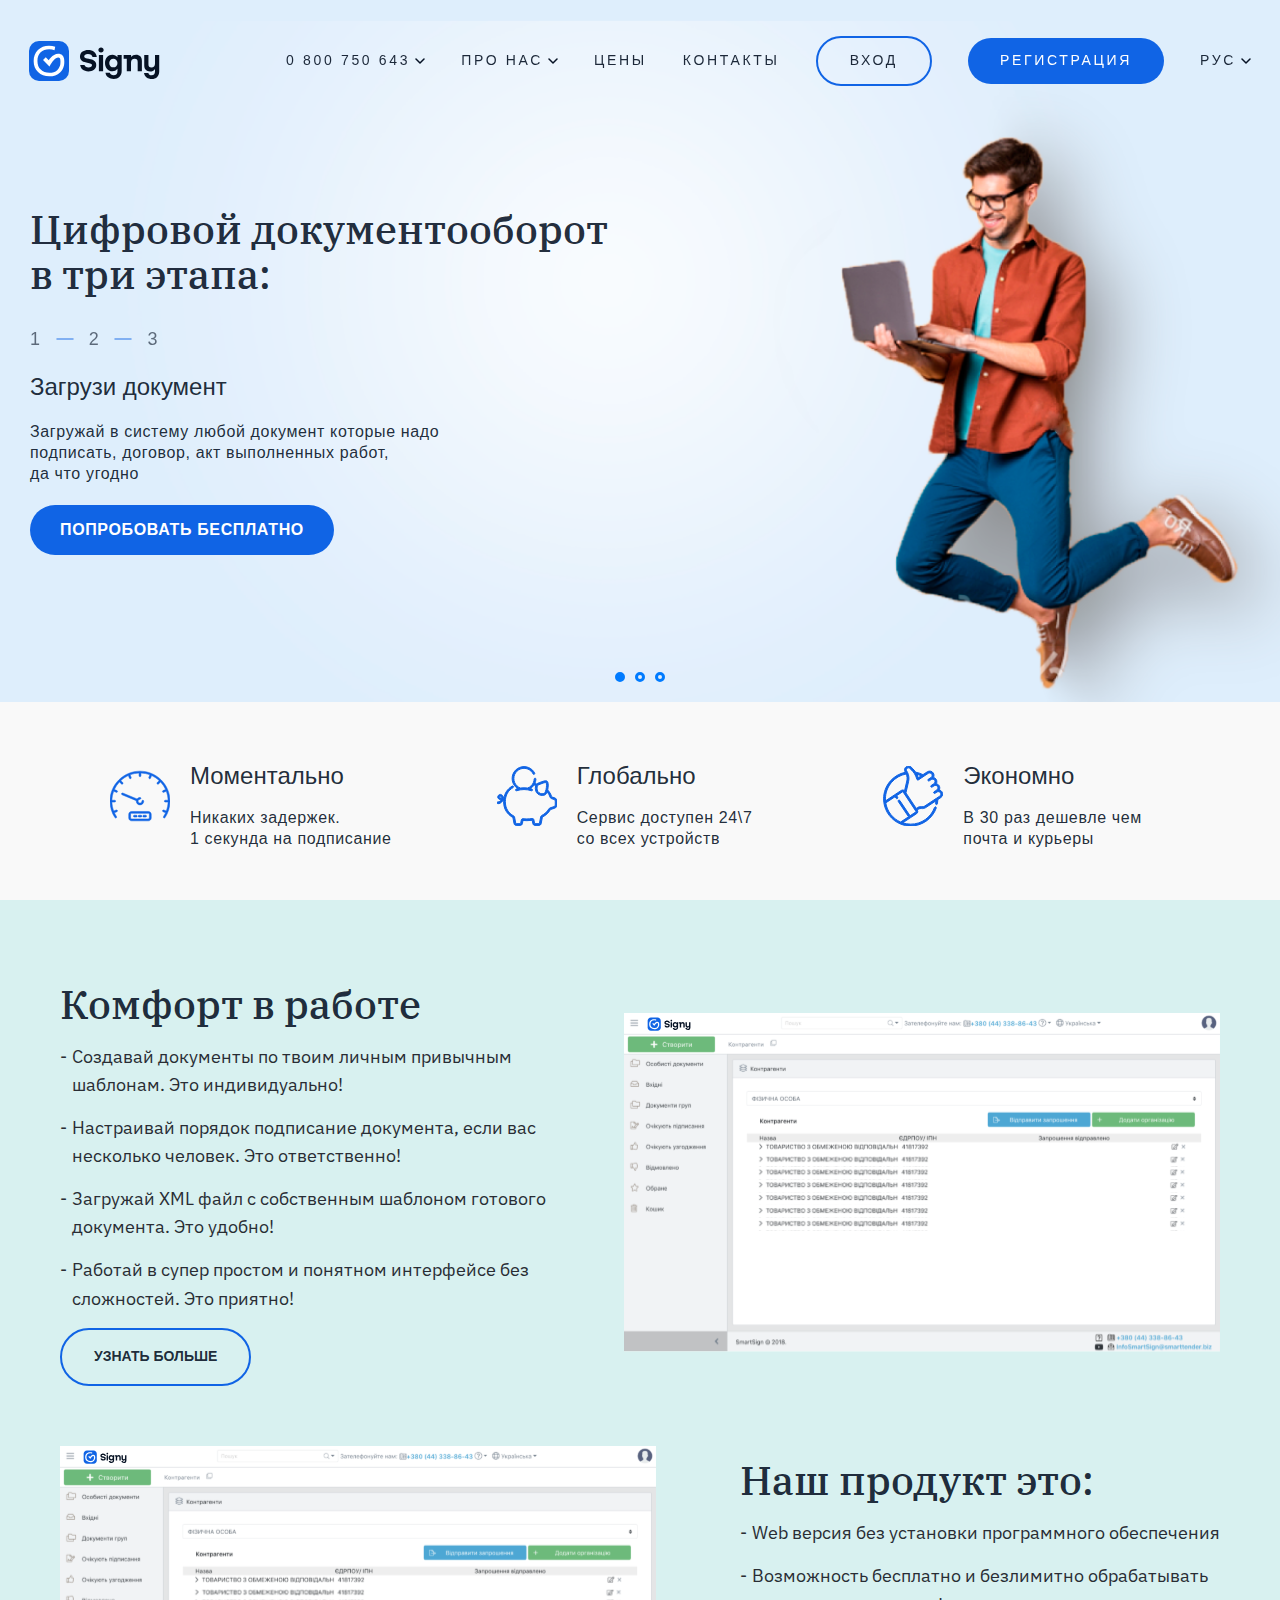
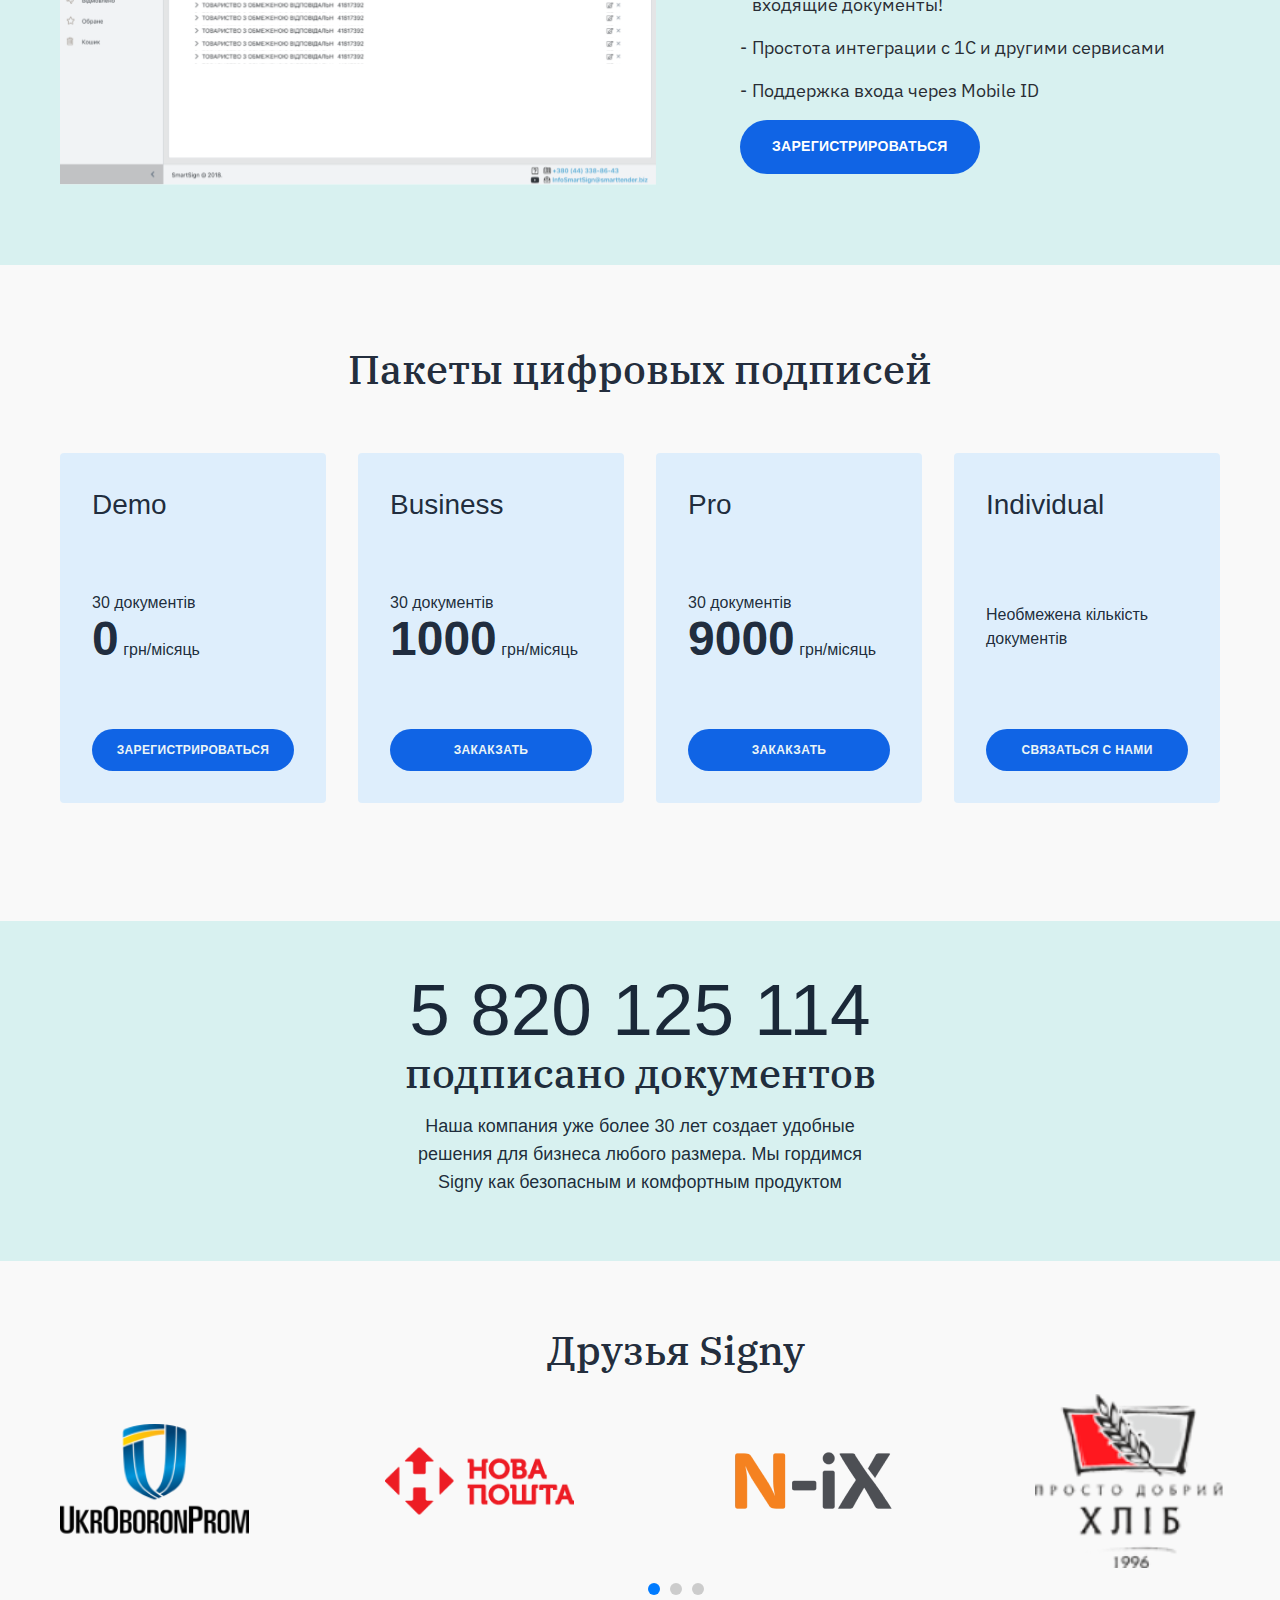
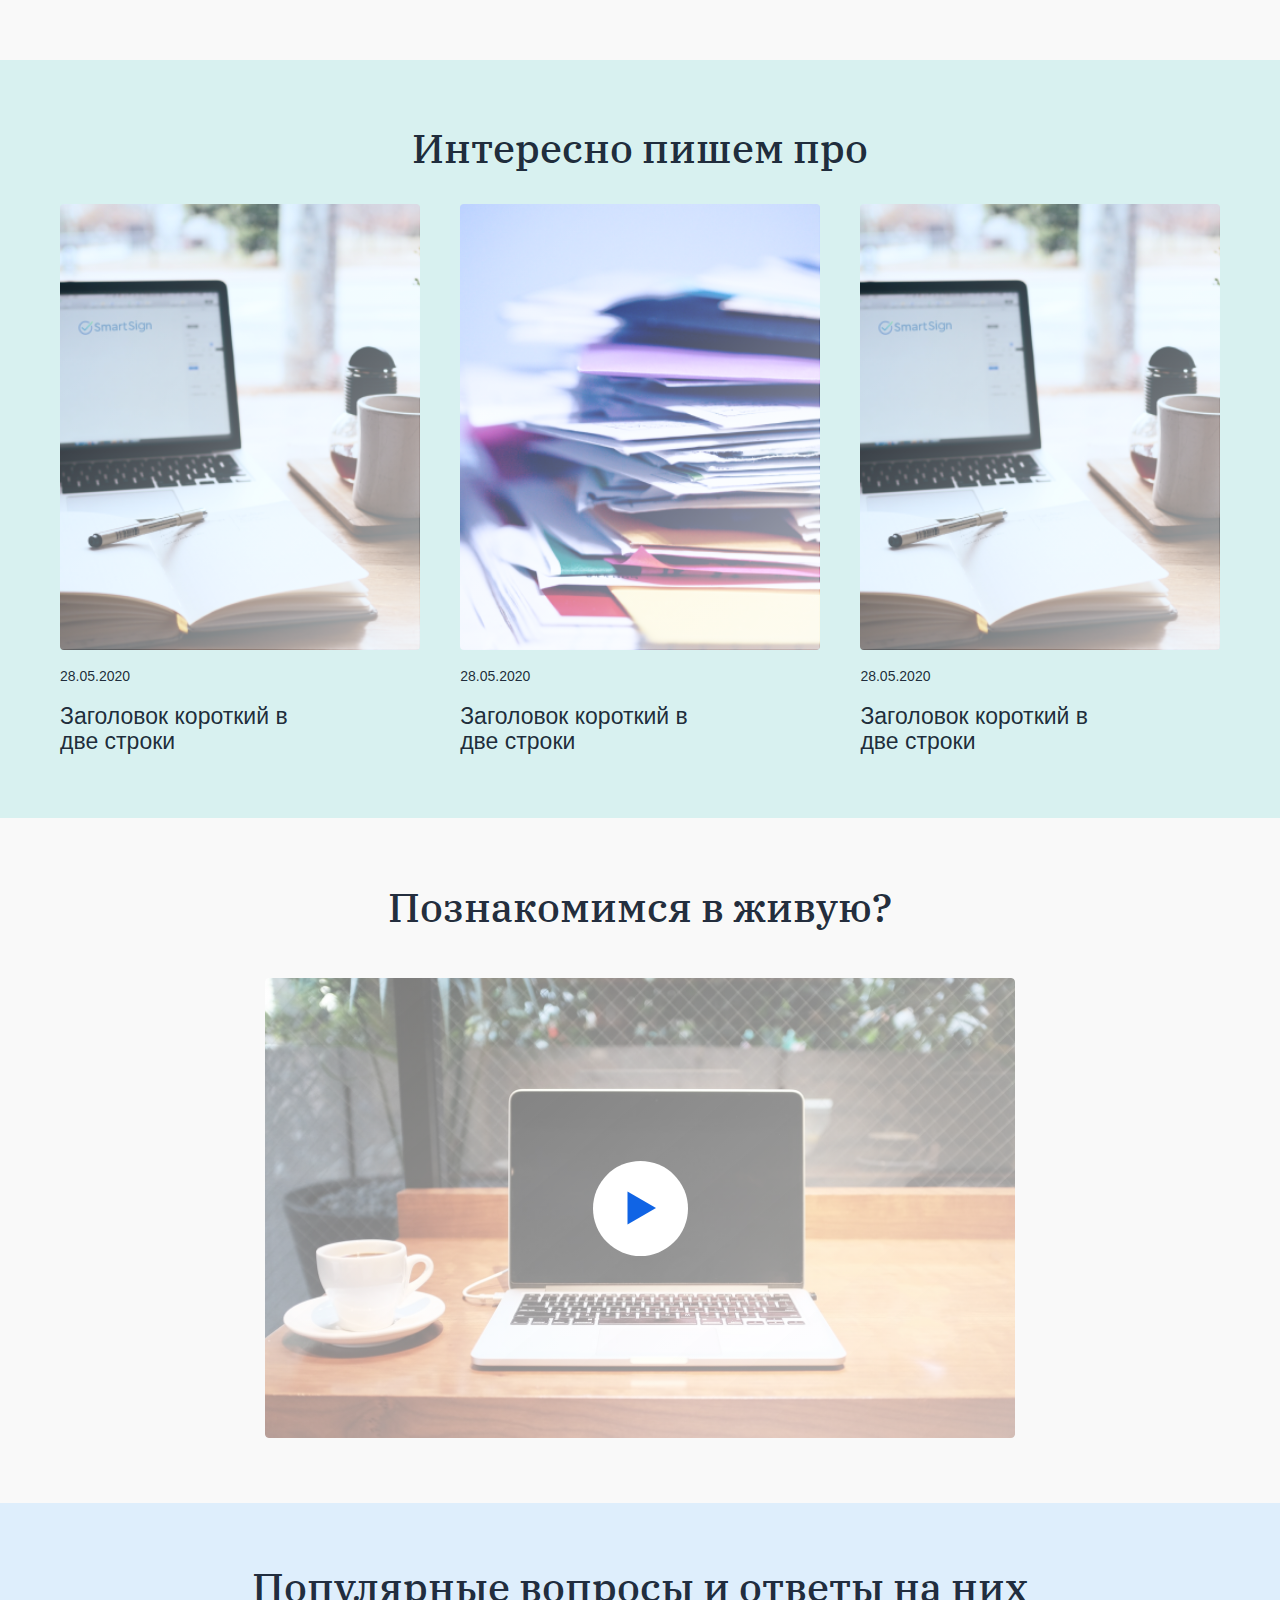
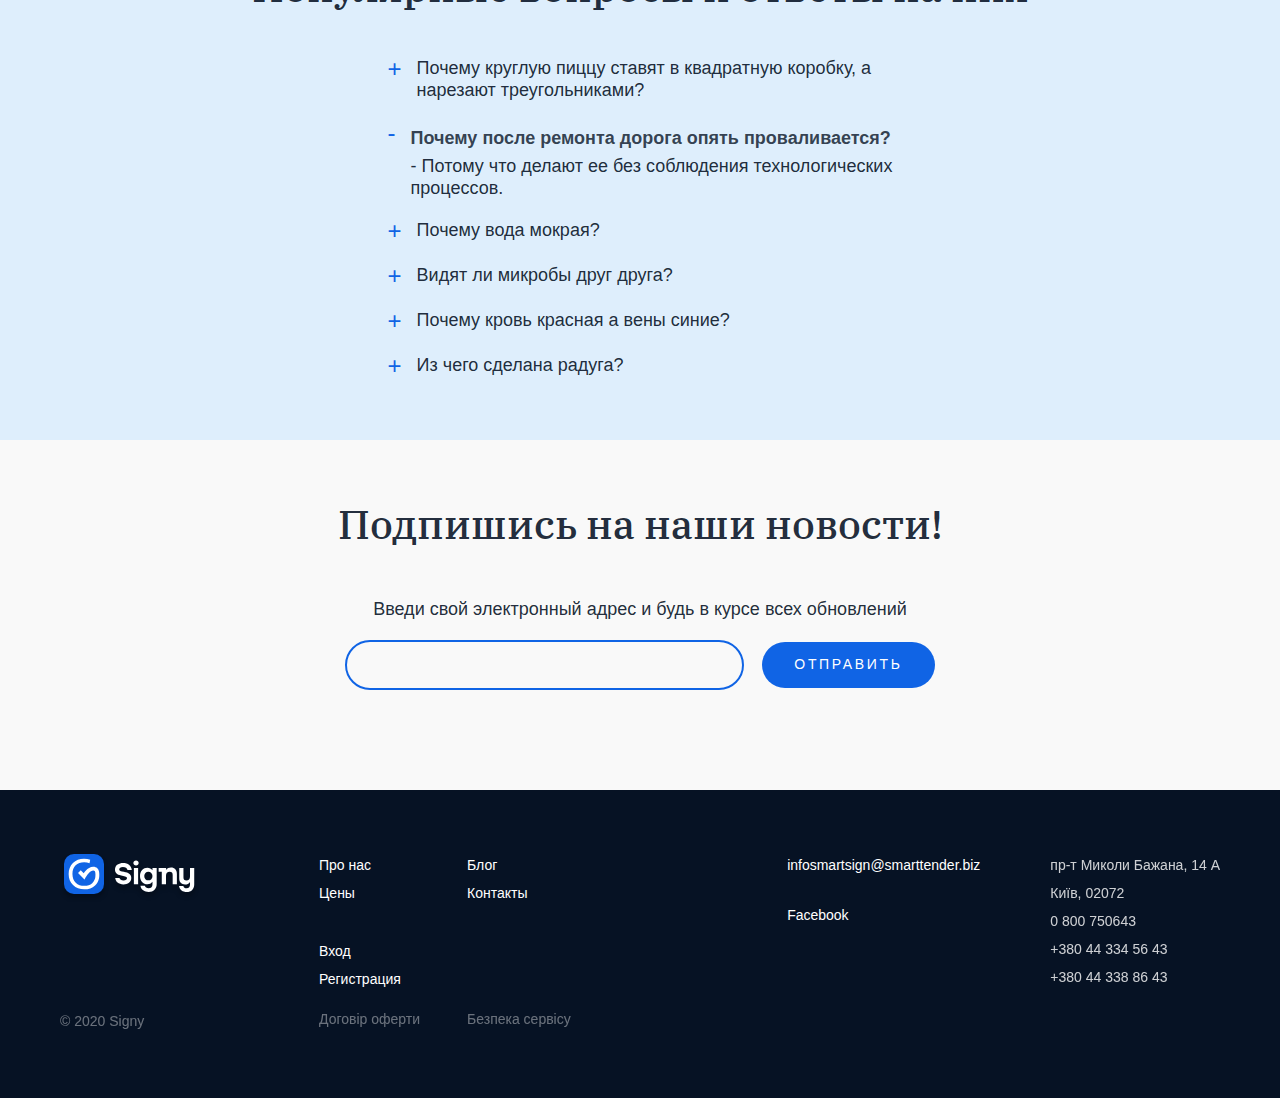
<file: index.html>
<!DOCTYPE html>
<html lang="en">
  <head>
    <meta charset="UTF-8" />
    <meta name="viewport" content="width=device-width, initial-scale=1.0" />
    <title>Signy</title>
    <link
      rel="stylesheet"
      href="https://cdn.jsdelivr.net/npm/swiper@11/swiper-bundle.min.css"
    />

    <link
      rel="shortcut icon"
      href="./assets/icons/logo.svg"
      type="image/x-icon"
    />
    <link rel="stylesheet" href="./scss/main.css" />
    <link rel="preconnect" href="https://fonts.googleapis.com" />
    <link rel="preconnect" href="https://fonts.gstatic.com" crossorigin />
    <link
      href="https://fonts.googleapis.com/css2?family=IBM+Plex+Sans:ital,wght@0,100;0,200;0,300;0,400;0,500;0,600;0,700;1,100;1,200;1,300;1,400;1,500;1,600;1,700&family=IBM+Plex+Serif:ital,wght@0,100;0,200;0,300;0,400;0,500;0,600;0,700;1,100;1,200;1,300;1,400;1,500;1,600;1,700&family=Titillium+Web:ital,wght@0,200;0,300;0,400;0,600;0,700;0,900;1,200;1,300;1,400;1,600;1,700&display=swap"
      rel="stylesheet"
    />
  </head>
  <body>
    <section class="hero">
      <div class="container">
        <header id="navbar">
          <a href="./pages/video.html">
            <img src="./assets/icons/header-logo.svg" alt="" />
          </a>
          <nav>
            <a href="./index.html">
              0 800 750 643 <img src="./assets/icons/arrow-down.svg" alt="" />
            </a>
            <a href="./pages/about-us.html">
              ПРО НАС
              <img src="./assets/icons/arrow-down.svg" alt="" />
            </a>
            <a href="./pages/blog.html"> ЦЕНЫ </a>
            <a href="./pages/contacts.html"> КОНТАКТЫ </a>
            <button class="btn-border">Вход</button>
            <button class="btn">регистрация</button>
            <a href="./pages/video.html">
              Рус
              <img src="./assets/icons/arrow-down.svg" alt="" />
            </a>
          </nav>
        </header>
        <div class="content">
          <h1>
            Цифровой документооборот <br />
            в три этапа:
          </h1>
          <p class="steps">
            <span>1</span>
            <svg
              width="18"
              height="2"
              viewBox="0 0 18 2"
              fill="none"
              xmlns="http://www.w3.org/2000/svg"
            >
              <path
                d="M17 0.999997L1 1"
                stroke="#1064E5"
                stroke-width="1.5"
                stroke-linecap="round"
                stroke-linejoin="round"
              />
            </svg>
            <span>2</span>
            <svg
              width="18"
              height="2"
              viewBox="0 0 18 2"
              fill="none"
              xmlns="http://www.w3.org/2000/svg"
            >
              <path
                d="M17 0.999997L1 1"
                stroke="#1064E5"
                stroke-width="1.5"
                stroke-linecap="round"
                stroke-linejoin="round"
              />
            </svg>
            <span>3</span>
          </p>
          <h3>Загрузи документ</h3>
          <p>
            Загружай в систему любой документ которые надо <br />подписать,
            договор, акт выполненных работ, <br />
            да что угодно
          </p>
          <button class="btn">Попробовать бесплатно</button>
        </div>
        <div class="pagination">
          <span class="dot active" data-index="0"></span>
          <span class="dot" data-index="1"></span>
          <span class="dot" data-index="2"></span>
        </div>
      </div>
    </section>
    <section class="second">
      <div class="container">
        <aside>
          <div class="cards">
            <img src="./assets/icons/1-.svg" alt="" />
            <div class="text">
              <h4>Моментально</h4>

              <p>
                Никаких задержек. <br />
                1 секунда на подписание
              </p>
            </div>
          </div>
          <div class="cards">
            <img src="./assets/icons/2-.svg" alt="" />
            <div class="text">
              <h4>Глобально</h4>

              <p>
                Сервис доступен 24\7 <br />
                со всех устройств
              </p>
            </div>
          </div>
          <div class="cards">
            <img src="./assets/icons/3-.svg" alt="" />
            <div class="text">
              <h4>Экономно</h4>

              <p>В 30 раз дешевле чем <br />почта и курьеры</p>
            </div>
          </div>
        </aside>
      </div>
    </section>
    <section class="third">
      <div class="container">
        <div class="content">
          <div class="left">
            <h2>Комфорт в работе</h2>
            <div class="text">
              <p>-</p>
              <p>
                Создавай документы по твоим личным привычным <br />
                шаблонам. Это индивидуально!
              </p>
            </div>
            <div class="text">
              <p>-</p>
              <p>
                Настраивай порядок подписание документа, если вас
                <br />несколько человек. Это ответственно!
              </p>
            </div>
            <div class="text">
              <p>-</p>
              <p>
                Загружай XML файл с собственным шаблоном готового
                <br />документа. Это удобно!
              </p>
            </div>
            <div class="text">
              <p>-</p>
              <p>
                Работай в супер простом и понятном интерфейсе без <br />
                сложностей. Это приятно!
              </p>
            </div>
            <button class="btn-border">Узнать больше</button>
          </div>
          <img src="./assets/images/Group 1392.svg" alt="" />
        </div>
        <div class="content">
          <img src="./assets/images/Group 1392.svg" alt="" />
          <div class="left">
            <h2>Наш продукт это:</h2>
            <div class="text">
              <p>-</p>
              <p>Web версия без установки программного обеспечения</p>
            </div>
            <div class="text">
              <p>-</p>
              <p>
                Возможность бесплатно и безлимитно обрабатывать <br />
                входящие документы!
              </p>
            </div>
            <div class="text">
              <p>-</p>
              <p>Простота интеграции с 1С и другими сервисами</p>
            </div>
            <div class="text">
              <p>-</p>
              <p>Поддержка входа через Mobile ID</p>
            </div>
            <button class="btn">Зарегистрироваться</button>
          </div>
        </div>
      </div>
    </section>
    <section class="fourth">
      <div class="container">
        <h2>Пакеты цифровых подписей</h2>
        <div class="cards">
          <div class="card">
            <b>Demo</b>
            <div class="text">
              <p>30 документів</p>
              <p><span>0</span> грн/місяць</p>
            </div>
            <button class="btn">Зарегистрироваться</button>
          </div>
          <div class="card">
            <b>Business</b>
            <div class="text">
              <p>30 документів</p>
              <p><span>1000</span> грн/місяць</p>
            </div>
            <button class="btn">Закакзать</button>
          </div>
          <div class="card">
            <b>Pro</b>
            <div class="text">
              <p>30 документів</p>
              <p><span>9000</span> грн/місяць</p>
            </div>
            <button class="btn">Закакзать</button>
          </div>
          <div class="card">
            <b>Individual</b>
            <p>Необмежена кількість документів</p>
            <button class="btn">Связаться с нами</button>
          </div>
        </div>
      </div>
    </section>
    <section class="fifth">
      <div class="container">
        <h2>5 820 125 114</h2>
        <h3>подписано документов</h3>
        <p>
          Наша компания уже более 30 лет создает удобные <br />
          решения для бизнеса любого размера. Мы гордимся <br />
          Signy как безопасным и комфортным продуктом
        </p>
      </div>
    </section>
    <section class="sixth">
      <div class="container">
        <div class="carousel">
          <h2>Друзья Signy</h2>
          <div class="carousel-wrapper">
            <div class="carousel-container">
              <!-- Rasmlarni ikki marta kiritish -->
              <div class="carousel-item">
                <img src="./assets/images/image 3.png" alt="Image 3" />
              </div>
              <div class="carousel-item">
                <img src="./assets/images/image 3 (1).png" alt="Image 3 (1)" />
              </div>
              <div class="carousel-item">
                <img src="./assets/images/image 4.png" alt="Image 4" />
              </div>
              <div class="carousel-item">
                <img src="./assets/images/image 6.png" alt="Image 6" />
              </div>
              <div class="carousel-item">
                <img src="./assets/images/image 3.png" alt="Image 3" />
              </div>
              <div class="carousel-item">
                <img src="./assets/images/image 3 (1).png" alt="Image 3 (1)" />
              </div>
              <div class="carousel-item">
                <img src="./assets/images/image 4.png" alt="Image 4" />
              </div>
              <div class="carousel-item">
                <img src="./assets/images/image 6.png" alt="Image 6" />
              </div>
            </div>
          </div>
          <div class="carousel-indicators">
            <span class="indicator active" data-index="0"></span>
            <span class="indicator" data-index="1"></span>
            <span class="indicator" data-index="2"></span>
          </div>
        </div>
      </div>
    </section>
    <section class="seventh">
      <div class="container">
        <h2>Интересно пишем про</h2>
        <div class="cards">
          <div class="card">
            <div class="img"></div>
            <small>28.05.2020</small>
            <b
              >Заголовок короткий в <br />
              две строки</b
            >
          </div>
          <div class="card">
            <div class="img2"></div>
            <small>28.05.2020</small>
            <b>Заголовок короткий в <br />две строки</b>
          </div>
          <div class="card">
            <div class="img"></div>
            <small>28.05.2020</small>
            <b>Заголовок короткий в <br />две строки</b>
          </div>
        </div>
      </div>
    </section>
    <section class="eighth">
      <div class="container">
        <h2>Познакомимся в живую?</h2>
        <div class="video">
          <div class="play">
            <img src="./assets/icons/Polygon 2.svg" alt="" />
          </div>
        </div>
      </div>
    </section>
    <section class="ninth">
      <div class="container">
        <h2>Популярные вопросы и ответы на них</h2>
        <div class="accordion">
          <div class="line">
            <b>+</b>
            <p>
              Почему круглую пиццу ставят в квадратную коробку, а <br />нарезают
              треугольниками?
            </p>
          </div>
          <div class="line">
            <b>-</b>
            <div class="opened">
              <h4>Почему после ремонта дорога опять проваливается?</h4>
              <p>
                - Потому что делают ее без соблюдения технологических <br />
                процессов.
              </p>
            </div>
          </div>
          <div class="line">
            <b>+</b>
            <p>Почему вода мокрая?</p>
          </div>
          <div class="line">
            <b>+</b>
            <p>Видят ли микробы друг друга?</p>
          </div>
          <div class="line">
            <b>+</b>
            <p>Почему кровь красная а вены синие?</p>
          </div>
          <div class="line">
            <b>+</b>
            <p>Из чего сделана радуга?</p>
          </div>
        </div>
      </div>
    </section>
    <section class="tenth">
      <div class="container">
        <h2>Подпишись на наши новости!</h2>
        <p>Введи свой электронный адрес и будь в курсе всех обновлений</p>
        <form>
          <input type="text" class="btn-border" />
          <button class="btn">отправить</button>
        </form>
      </div>
    </section>
    <footer>
      <div class="container">
        <div class="firstline">
          <div class="left">
            <div class="logo">
              <img src="./assets/icons/footer-logo.svg" alt="" />
              <p style="margin-top: 104px" class="opacity">© 2020 Signy</p>
            </div>
            <div class="pages">
              <div class="pages-1">
                <a href="./pages/about-us.html">Про нас</a>
                <a href="./pages/blog.html" style="margin-bottom: 30px">Цены</a>
                <a href="./pages/video.html">Вход</a>
                <a href="./pages/faq.html">Регистрация</a>
                <p style="margin-top: 12px" class="opacity">Договір оферти</p>
              </div>
              <div class="pages-2">
                <a href="./pages/blog_post.html">Блог</a>
                <a href="./pages/contacts.html">Контакты</a>
                <p style="margin-top: 98px" class="opacity">Безпека сервісу</p>
              </div>
            </div>
          </div>
          <div class="right">
            <div class="right-1">
              <a href="mailto:infosmartsign@smarttender.biz"
                >infosmartsign@smarttender.biz</a
              >
              <br />
              <a href="httsp://www.facebook.com">Facebook</a>
            </div>
            <div class="right-2">
              <p>пр-т Миколи Бажана, 14 А</p>
              <p>Київ, 02072</p>
              <p>0 800 750643</p>
              <p>+380 44 334 56 43</p>
              <p>+380 44 338 86 43</p>
            </div>
          </div>
        </div>
      </div>
    </footer>
    <script src="./app.js"></script>
  </body>
</html>
</file>
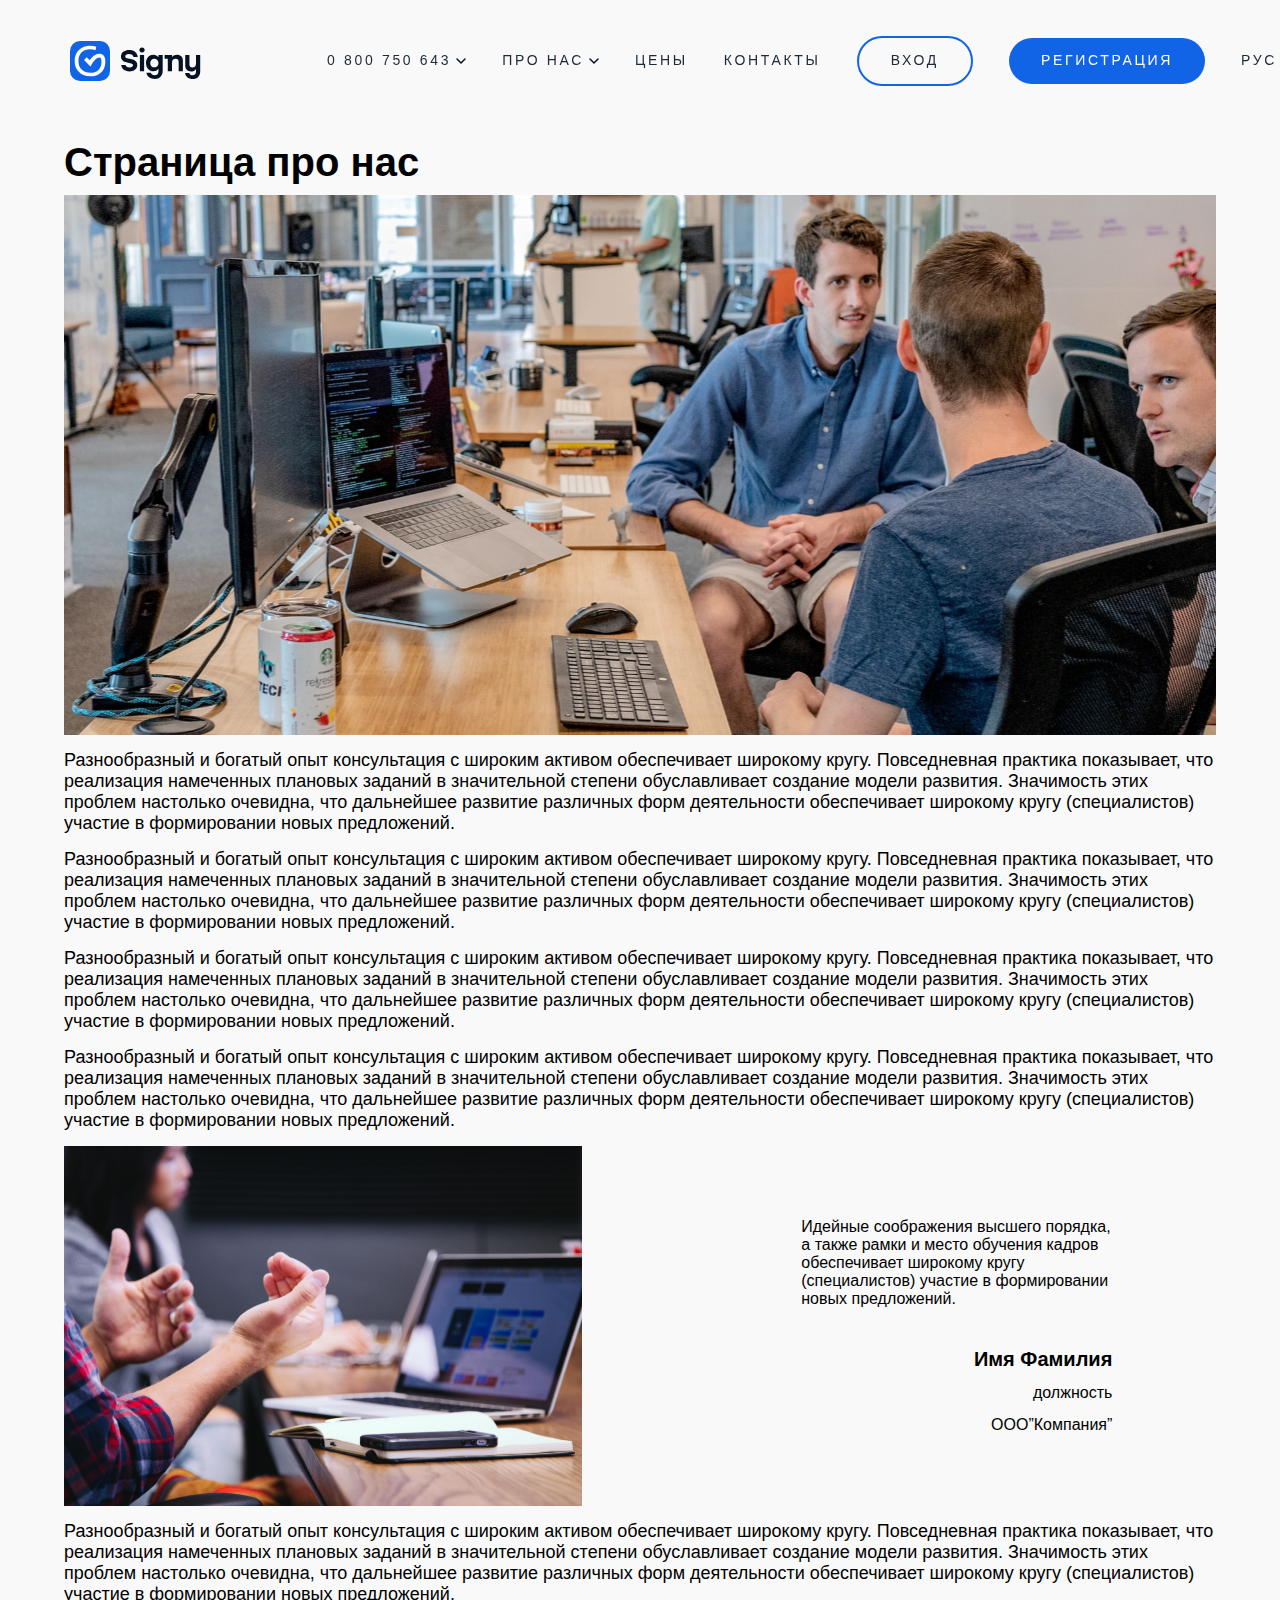
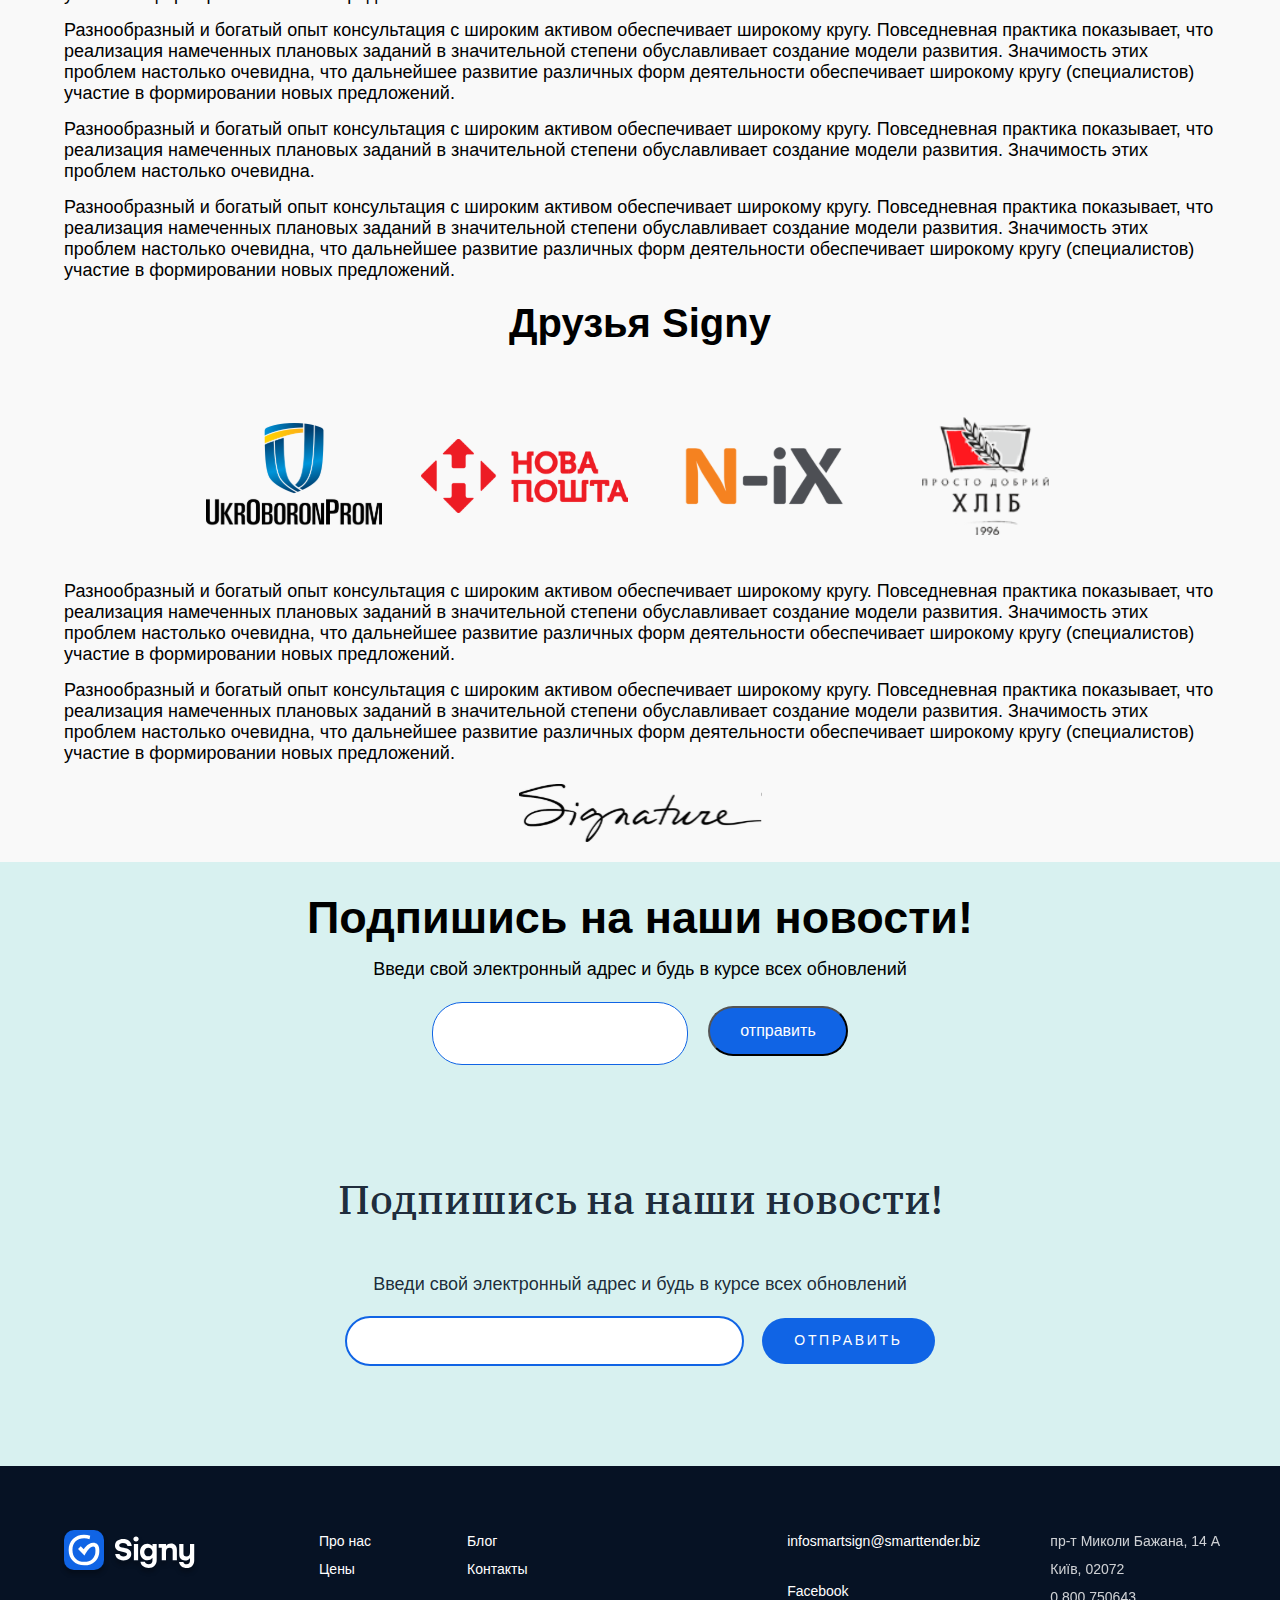
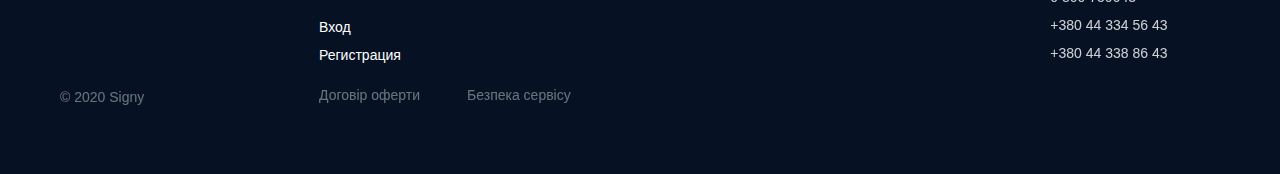
<file: pages/about-us.html>
<!DOCTYPE html>
<html lang="en">
  <head>
    <meta charset="UTF-8" />
    <meta name="viewport" content="width=device-width, initial-scale=1.0" />
    <title>Signy</title>
    <link
      rel="shortcut icon"
      href="../assets/icons/logo.svg"
      type="image/x-icon"
    />
    <link rel="stylesheet" href="../scss/main.css" />
    <link rel="preconnect" href="https://fonts.googleapis.com" />
    <link rel="preconnect" href="https://fonts.gstatic.com" crossorigin />
    <link
      href="https://fonts.googleapis.com/css2?family=IBM+Plex+Sans:ital,wght@0,100;0,200;0,300;0,400;0,500;0,600;0,700;1,100;1,200;1,300;1,400;1,500;1,600;1,700&family=IBM+Plex+Serif:ital,wght@0,100;0,200;0,300;0,400;0,500;0,600;0,700;1,100;1,200;1,300;1,400;1,500;1,600;1,700&family=Titillium+Web:ital,wght@0,200;0,300;0,400;0,600;0,700;0,900;1,200;1,300;1,400;1,600;1,700&display=swap"
      rel="stylesheet"
    />
  </head>
  <body>
    <div class="container">
      <header id="navbar">
        <a href="../index.html">
          <img src="../assets/icons/header-logo.svg" alt="" />
        </a>
        <nav>
          <a href="./faq.html">
            0 800 750 643 <img src="../assets/icons/arrow-down.svg" alt="" />
          </a>
          <a href="./about-us.html">
            ПРО НАС
            <img src="../assets/icons/arrow-down.svg" alt="" />
          </a>
          <a href="./blog.html"> ЦЕНЫ </a>
          <a href="./contacts.html"> КОНТАКТЫ </a>
          <button class="btn-border">Вход</button>
          <button class="btn">регистрация</button>
          <a href="./faq.html">
            Рус
            <img src="../assets/icons/arrow-down.svg" alt="" />
          </a>
        </nav>
      </header>
    </div>
    <div class="stran">
      <div class="pro">
        <b>Страница про нас</b>
        <div class="pro-0"></div>
        <div class="pro-1">
          <p>
            Разнообразный и богатый опыт консультация с широким активом
            обеспечивает широкому кругу. Повседневная практика показывает, что
            реализация намеченных плановых заданий в значительной степени
            обуславливает создание модели развития. Значимость этих проблем
            настолько очевидна, что дальнейшее развитие различных форм
            деятельности обеспечивает широкому кругу (специалистов) участие в
            формировании новых предложений.
          </p>
        </div>
        <div class="pro-1">
          <p>
            Разнообразный и богатый опыт консультация с широким активом
            обеспечивает широкому кругу. Повседневная практика показывает, что
            реализация намеченных плановых заданий в значительной степени
            обуславливает создание модели развития. Значимость этих проблем
            настолько очевидна, что дальнейшее развитие различных форм
            деятельности обеспечивает широкому кругу (специалистов) участие в
            формировании новых предложений.
          </p>
        </div>
        <div class="pro-1">
          <p>
            Разнообразный и богатый опыт консультация с широким активом
            обеспечивает широкому кругу. Повседневная практика показывает, что
            реализация намеченных плановых заданий в значительной степени
            обуславливает создание модели развития. Значимость этих проблем
            настолько очевидна, что дальнейшее развитие различных форм
            деятельности обеспечивает широкому кругу (специалистов) участие в
            формировании новых предложений.
          </p>
        </div>
        <div class="pro-1">
          <p>
            Разнообразный и богатый опыт консультация с широким активом
            обеспечивает широкому кругу. Повседневная практика показывает, что
            реализация намеченных плановых заданий в значительной степени
            обуславливает создание модели развития. Значимость этих проблем
            настолько очевидна, что дальнейшее развитие различных форм
            деятельности обеспечивает широкому кругу (специалистов) участие в
            формировании новых предложений.
          </p>
        </div>
        <div class="idey">
          <div class="idey-0"></div>
          <div class="idey-1">
            <div class="idey-2">
              <p>
                Идейные соображения высшего порядка, а также рамки и место
                обучения кадров обеспечивает широкому кругу (специалистов)
                участие в формировании новых предложений.
              </p>
              <div class="idey-3">
                <b>Имя Фамилия </b>
                <p>должность</p>
                <p>ООО”Компания”</p>
              </div>
            </div>
          </div>
        </div>
        <div class="pro-1">
          <p>
            Разнообразный и богатый опыт консультация с широким активом
            обеспечивает широкому кругу. Повседневная практика показывает, что
            реализация намеченных плановых заданий в значительной степени
            обуславливает создание модели развития. Значимость этих проблем
            настолько очевидна, что дальнейшее развитие различных форм
            деятельности обеспечивает широкому кругу (специалистов) участие в
            формировании новых предложений.
          </p>
        </div>
        <div class="pro-1">
          <p>
            Разнообразный и богатый опыт консультация с широким активом
            обеспечивает широкому кругу. Повседневная практика показывает, что
            реализация намеченных плановых заданий в значительной степени
            обуславливает создание модели развития. Значимость этих проблем
            настолько очевидна, что дальнейшее развитие различных форм
            деятельности обеспечивает широкому кругу (специалистов) участие в
            формировании новых предложений.
          </p>
        </div>
        <div class="pro-1">
          <p>
            Разнообразный и богатый опыт консультация с широким активом
            обеспечивает широкому кругу. Повседневная практика показывает, что
            реализация намеченных плановых заданий в значительной степени
            обуславливает создание модели развития. Значимость этих проблем
            настолько очевидна.
          </p>
        </div>
        <div class="pro-1">
          <p>
            Разнообразный и богатый опыт консультация с широким активом
            обеспечивает широкому кругу. Повседневная практика показывает, что
            реализация намеченных плановых заданий в значительной степени
            обуславливает создание модели развития. Значимость этих проблем
            настолько очевидна, что дальнейшее развитие различных форм
            деятельности обеспечивает широкому кругу (специалистов) участие в
            формировании новых предложений.
          </p>
        </div>

        <div class="druzya">
          <b>Друзья Signy</b>
          <div class="nova">
            <div class="nov">
              <img src="../assets/images/nov-0.svg" alt="" />
            </div>
            <div class="nov">
              <img src="../assets/images/nov-1.svg" alt="" />
            </div>
            <div class="nov nop">
              <img src="../assets/images/nov-2.svg" alt="" />
            </div>
            <div class="nov nop">
              <img src="../assets/images/nov-3.svg" alt="" />
            </div>
          </div>
          <div class="pro-1">
            <p>
              Разнообразный и богатый опыт консультация с широким активом
              обеспечивает широкому кругу. Повседневная практика показывает, что
              реализация намеченных плановых заданий в значительной степени
              обуславливает создание модели развития. Значимость этих проблем
              настолько очевидна, что дальнейшее развитие различных форм
              деятельности обеспечивает широкому кругу (специалистов) участие в
              формировании новых предложений.
            </p>
          </div>
          <div class="pro-1">
            <p>
              Разнообразный и богатый опыт консультация с широким активом
              обеспечивает широкому кругу. Повседневная практика показывает, что
              реализация намеченных плановых заданий в значительной степени
              обуславливает создание модели развития. Значимость этих проблем
              настолько очевидна, что дальнейшее развитие различных форм
              деятельности обеспечивает широкому кругу (специалистов) участие в
              формировании новых предложений.
            </p>
          </div>
          <div style="margin-top: 20px; margin-bottom: 20px" class="nov">
            <img src="../assets/images/nac-1.svg" alt="" />
          </div>
        </div>
      </div>
    </div>
    <div class="novosti">
      <b>Подпишись на наши новости!</b>
      <p>Введи свой электронный адрес и будь в курсе всех обновлений</p>
      <div class="fox">
        <input type="text" />
        <button class="bhj">отправить</button>
      </div>
    </div>
    <section class="tenth" style="background-color: #D8F1F0;">
      <div class="container">
        <h2>Подпишись на наши новости!</h2>
        <p>Введи свой электронный адрес и будь в курсе всех обновлений</p>
        <form>
          <input style="background-color: white;" type="text" class="btn-border" />
          <button class="btn">отправить</button>
        </form>
      </div>
    </section>
    <footer>
      <div class="container">
        <div class="firstline">
          <div class="left">
            <div class="logo">
              <img src="../assets/icons/footer-logo.svg" alt="" />
              <p style="margin-top: 104px" class="opacity">© 2020 Signy</p>
            </div>
            <div class="pages">
              <div class="pages-1">
                <a href="./about-us.html">Про нас</a>
                <a href="./blog.html" style="margin-bottom: 30px">Цены</a>
                <a href="./video.html">Вход</a>
                <a href="./faq.html">Регистрация</a>
                <p style="margin-top: 12px" class="opacity">Договір оферти</p>
              </div>
              <div class="pages-2">
                <a href="./blog_post.html">Блог</a>
                <a href="./contacts.html">Контакты</a>
                <p style="margin-top: 98px" class="opacity">Безпека сервісу</p>
              </div>
            </div>
          </div>
          <div class="right">
            <div class="right-1">
              <a href="mailto:infosmartsign@smarttender.biz"
                >infosmartsign@smarttender.biz</a
              >
              <br />
              <a href="httsp://www.facebook.com">Facebook</a>
            </div>
            <div class="right-2">
              <p>пр-т Миколи Бажана, 14 А</p>
              <p>Київ, 02072</p>
              <p>0 800 750643</p>
              <p>+380 44 334 56 43</p>
              <p>+380 44 338 86 43</p>
            </div>
          </div>
        </div>
      </div>
    </footer>
    <script src="../app.js"></script>
  </body>
</html>
</file>
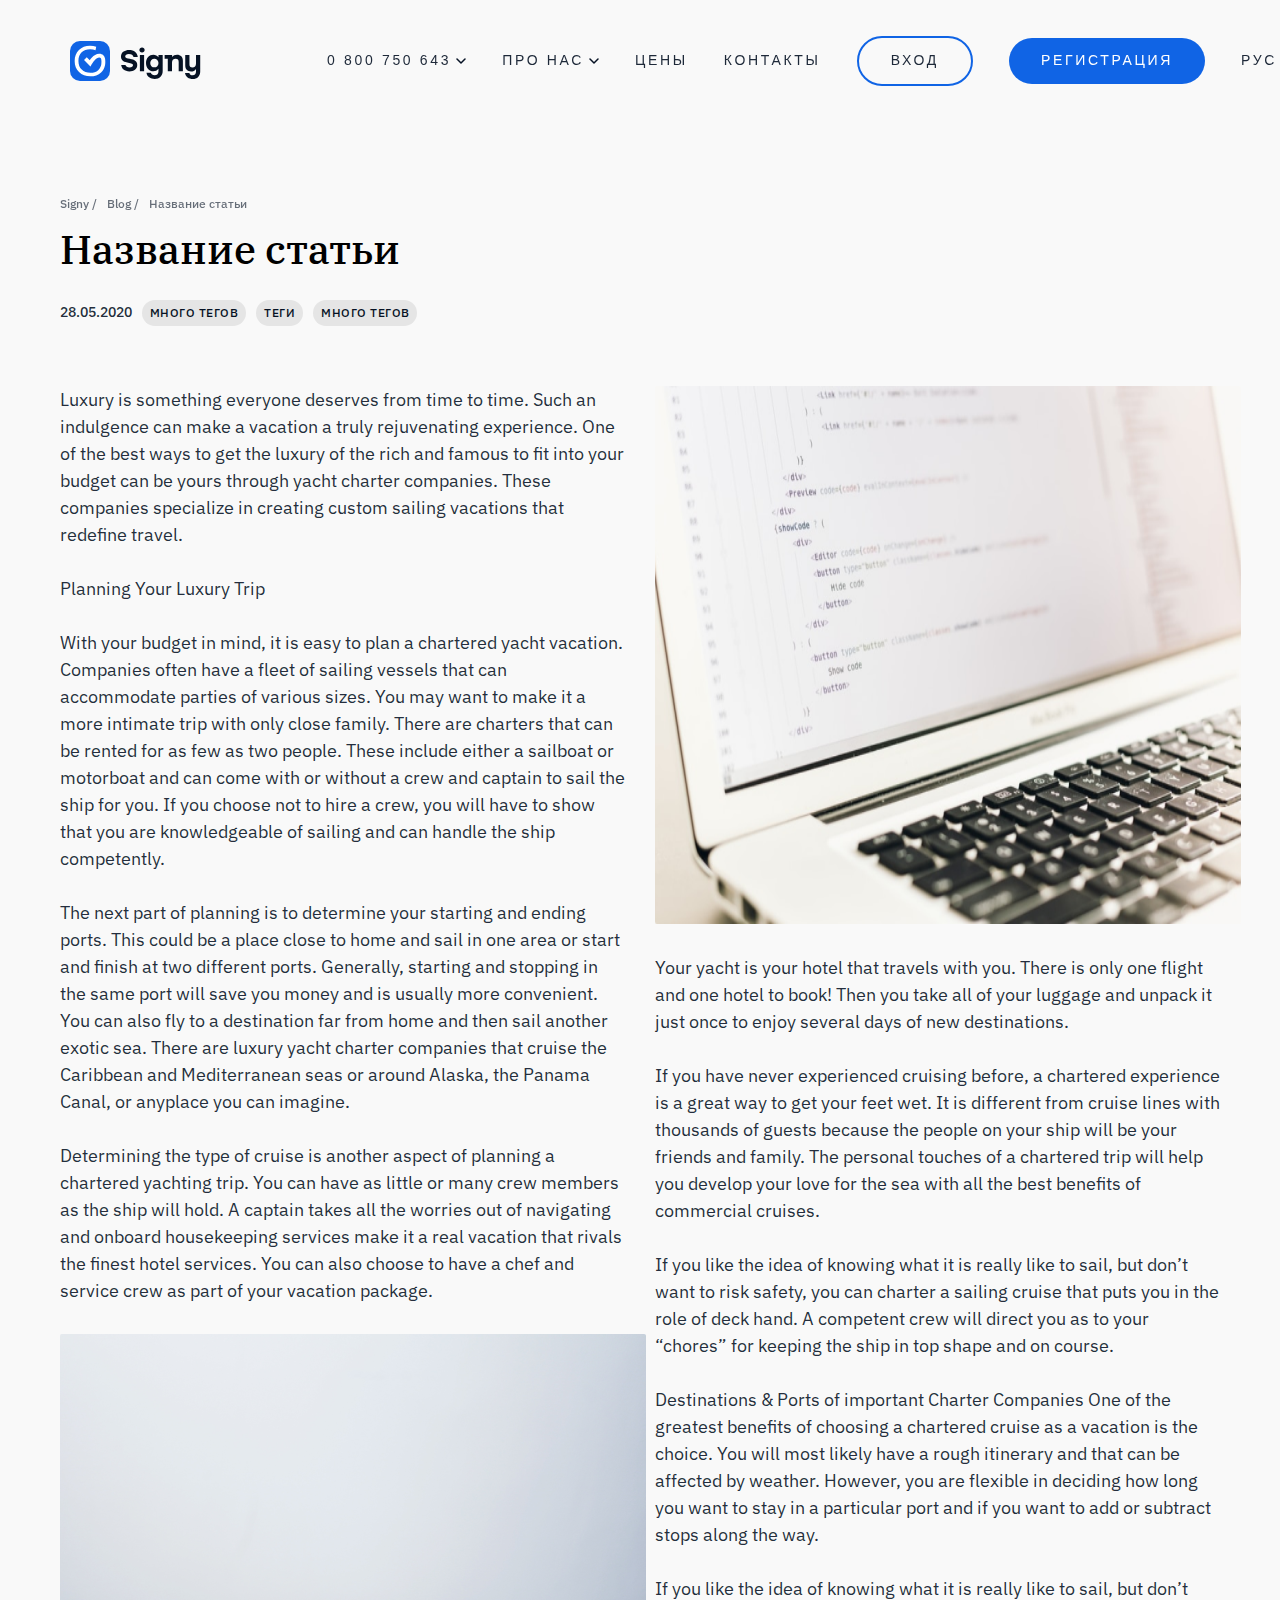
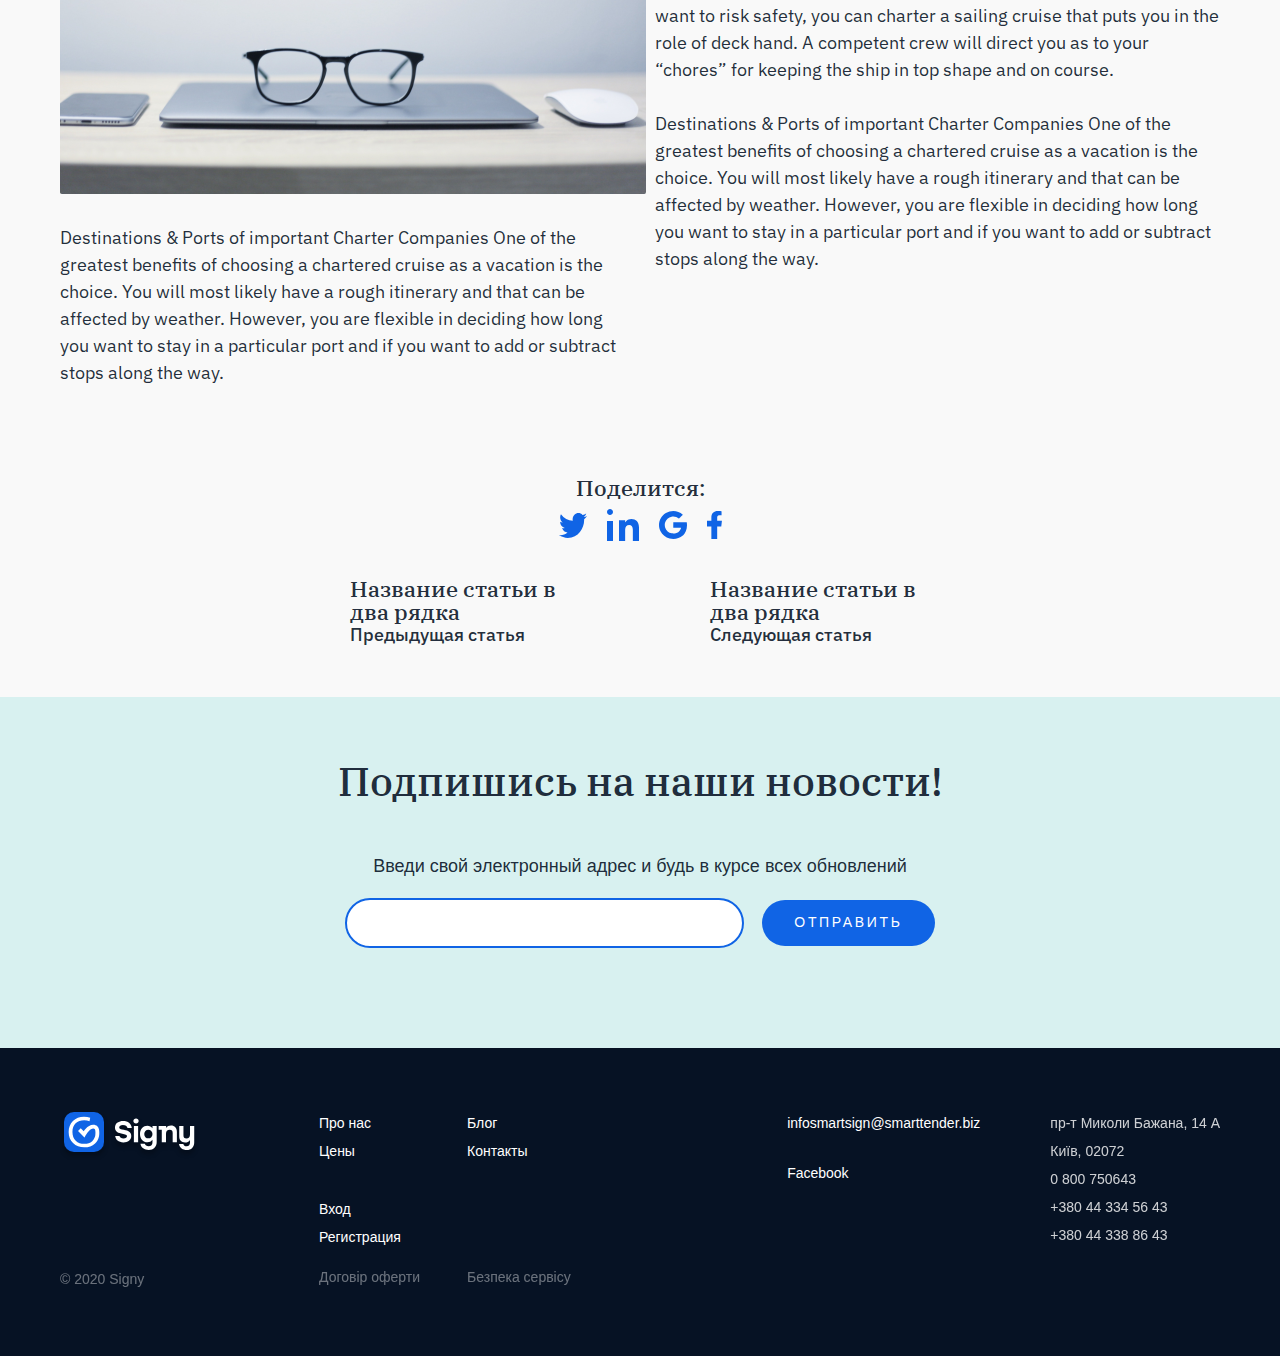
<file: pages/blog_post.html>
<!DOCTYPE html>
<html lang="en">
  <head>
    <meta charset="UTF-8" />
    <meta name="viewport" content="width=device-width, initial-scale=1.0" />
    <title>Signy</title>
    <link
      rel="shortcut icon"
      href="../assets/icons/logo.svg"
      type="image/x-icon"
    />
    <link rel="stylesheet" href="../scss/main.css" />
    <link rel="preconnect" href="https://fonts.googleapis.com" />
    <link rel="preconnect" href="https://fonts.gstatic.com" crossorigin />
    <link
      href="https://fonts.googleapis.com/css2?family=IBM+Plex+Sans:ital,wght@0,100;0,200;0,300;0,400;0,500;0,600;0,700;1,100;1,200;1,300;1,400;1,500;1,600;1,700&family=IBM+Plex+Serif:ital,wght@0,100;0,200;0,300;0,400;0,500;0,600;0,700;1,100;1,200;1,300;1,400;1,500;1,600;1,700&family=Titillium+Web:ital,wght@0,200;0,300;0,400;0,600;0,700;0,900;1,200;1,300;1,400;1,600;1,700&display=swap"
      rel="stylesheet"
    />
  </head>

  <body>
    <div class="container" style="margin-bottom: 120px">
      <header id="navbar">
        <a href="../index.html">
          <img src="../assets/icons/header-logo.svg" alt="" />
        </a>
        <nav>
          <a href="./faq.html">
            0 800 750 643 <img src="../assets/icons/arrow-down.svg" alt="" />
          </a>
          <a href="./about-us.html">
            ПРО НАС
            <img src="../assets/icons/arrow-down.svg" alt="" />
          </a>
          <a href="./blog.html"> ЦЕНЫ </a>
          <a href="./contacts.html"> КОНТАКТЫ </a>
          <button class="btn-border">Вход</button>
          <button class="btn">регистрация</button>
          <a href="./faq.html">
            Рус
            <img src="../assets/icons/arrow-down.svg" alt="" />
          </a>
        </nav>
      </header>
    </div>
    <section class="container">
      <section class="main-title">
        <div class="main-nav">
          <p>Signy /</p>
          <p>Blog /</p>
          <p>Название статьи</p>
        </div>
        <h2>Название статьи</h2>
        <div class="main-data">
          <h3>28.05.2020</h3>
          <p>много тегов</p>
          <p>теги</p>
          <p>много тегов</p>
        </div>
      </section>

      <div class="sections-wrap">
        <div class="blog-section1">
          <p>
            Luxury is something everyone deserves from time to time. Such an
            indulgence can make a vacation a truly rejuvenating experience. One
            of the best ways to get the luxury of the rich and famous to fit
            into your budget can be yours through yacht charter companies. These
            companies specialize in creating custom sailing vacations that
            redefine travel.
            <br />

            <br />
            Planning Your Luxury Trip
            <br />
            <br />
            With your budget in mind, it is easy to plan a chartered yacht
            vacation. Companies often have a fleet of sailing vessels that can
            accommodate parties of various sizes. You may want to make it a more
            intimate trip with only close family. There are charters that can be
            rented for as few as two people. These include either a sailboat or
            motorboat and can come with or without a crew and captain to sail
            the ship for you. If you choose not to hire a crew, you will have to
            show that you are knowledgeable of sailing and can handle the ship
            competently.
            <br />
            <br />

            The next part of planning is to determine your starting and ending
            ports. This could be a place close to home and sail in one area or
            start and finish at two different ports. Generally, starting and
            stopping in the same port will save you money and is usually more
            convenient. You can also fly to a destination far from home and then
            sail another exotic sea. There are luxury yacht charter companies
            that cruise the Caribbean and Mediterranean seas or around Alaska,
            the Panama Canal, or anyplace you can imagine.
            <br />
            <br />
            Determining the type of cruise is another aspect of planning a
            chartered yachting trip. You can have as little or many crew members
            as the ship will hold. A captain takes all the worries out of
            navigating and onboard housekeeping services make it a real vacation
            that rivals the finest hotel services. You can also choose to have a
            chef and service crew as part of your vacation package.
          </p>
          <img src="../assets/images/Mask.png" alt="" />
          <p>
            Destinations & Ports of important Charter Companies One of the
            greatest benefits of choosing a chartered cruise as a vacation is
            the choice. You will most likely have a rough itinerary and that can
            be affected by weather. However, you are flexible in deciding how
            long you want to stay in a particular port and if you want to add or
            subtract stops along the way.
          </p>
        </div>
        <div class="blog-section1">
          <img src="../assets/images/Mask (1).png" alt="" />

          <p>
            Your yacht is your hotel that travels with you. There is only one
            flight and one hotel to book! Then you take all of your luggage and
            unpack it just once to enjoy several days of new destinations.
            <br />
            <br />
            If you have never experienced cruising before, a chartered
            experience is a great way to get your feet wet. It is different from
            cruise lines with thousands of guests because the people on your
            ship will be your friends and family. The personal touches of a
            chartered trip will help you develop your love for the sea with all
            the best benefits of commercial cruises.
            <br />
            <br />
            If you like the idea of knowing what it is really like to sail, but
            don’t want to risk safety, you can charter a sailing cruise that
            puts you in the role of deck hand. A competent crew will direct you
            as to your “chores” for keeping the ship in top shape and on course.
            <br />
            <br />
            Destinations & Ports of important Charter Companies One of the
            greatest benefits of choosing a chartered cruise as a vacation is
            the choice. You will most likely have a rough itinerary and that can
            be affected by weather. However, you are flexible in deciding how
            long you want to stay in a particular port and if you want to add or
            subtract stops along the way.
            <br />
            <br />
            If you like the idea of knowing what it is really like to sail, but
            don’t want to risk safety, you can charter a sailing cruise that
            puts you in the role of deck hand. A competent crew will direct you
            as to your “chores” for keeping the ship in top shape and on course.
            <br />
            <br />
            Destinations & Ports of important Charter Companies One of the
            greatest benefits of choosing a chartered cruise as a vacation is
            the choice. You will most likely have a rough itinerary and that can
            be affected by weather. However, you are flexible in deciding how
            long you want to stay in a particular port and if you want to add or
            subtract stops along the way.
          </p>
        </div>
      </div>

      <div class="container2">
        <div class="share">
          <span>Поделится:</span>
          <div class="icons">
            <a href="#"><img src="../assets/icons/twitter (1).svg" alt="" /></a>
            <a href="#"
              ><img src="../assets/icons/linkedin copy.svg" alt=""
            /></a>
            <a href="#"><img src="../assets/icons/google.svg" alt="" /></a>
            <a href="#"><img src="../assets/icons/facebook.svg" alt="" /></a>
          </div>
        </div>
        <div class="navigation">
          <div class="previous">
            <p>Название статьи в два рядка</p>
            <a href="#">Предыдущая статья</a>
          </div>
          <div class="next">
            <p>Название статьи в два рядка</p>
            <a href="#">Следующая статья</a>
          </div>
        </div>
      </div>
    </section>
    <section class="tenth" style="background-color: #D8F1F0;">
      <div class="container">
        <h2>Подпишись на наши новости!</h2>
        <p>Введи свой электронный адрес и будь в курсе всех обновлений</p>
        <form>
          <input style="background-color: white;" type="text" class="btn-border" />
          <button class="btn">отправить</button>
        </form>
      </div>
    </section>

    <footer>
      <div class="container">
        <div class="firstline">
          <div class="left">
            <div class="logo">
              <img src="../assets/icons/footer-logo.svg" alt="" />
              <p style="margin-top: 104px" class="opacity">© 2020 Signy</p>
            </div>
            <div class="pages">
              <div class="pages-1">
                <a href="./about-us.html">Про нас</a>
                <a href="./blog.html" style="margin-bottom: 30px">Цены</a>
                <a href="./video.html">Вход</a>
                <a href="./faq.html">Регистрация</a>
                <p style="margin-top: 12px" class="opacity">Договір оферти</p>
              </div>
              <div class="pages-2">
                <a href="./blog_post.html">Блог</a>
                <a href="./contacts.html">Контакты</a>
                <p style="margin-top: 98px" class="opacity">Безпека сервісу</p>
              </div>
            </div>
          </div>
          <div class="right">
            <div class="right-1">
              <a href="mailto:infosmartsign@smarttender.biz"
                >infosmartsign@smarttender.biz</a
              >
              <br />
              <a href="httsp://www.facebook.com">Facebook</a>
            </div>
            <div class="right-2">
              <p>пр-т Миколи Бажана, 14 А</p>
              <p>Київ, 02072</p>
              <p>0 800 750643</p>
              <p>+380 44 334 56 43</p>
              <p>+380 44 338 86 43</p>
            </div>
          </div>
        </div>
      </div>
    </footer>
    <script src="../app.js"></script>
  </body>
</html>
</file>
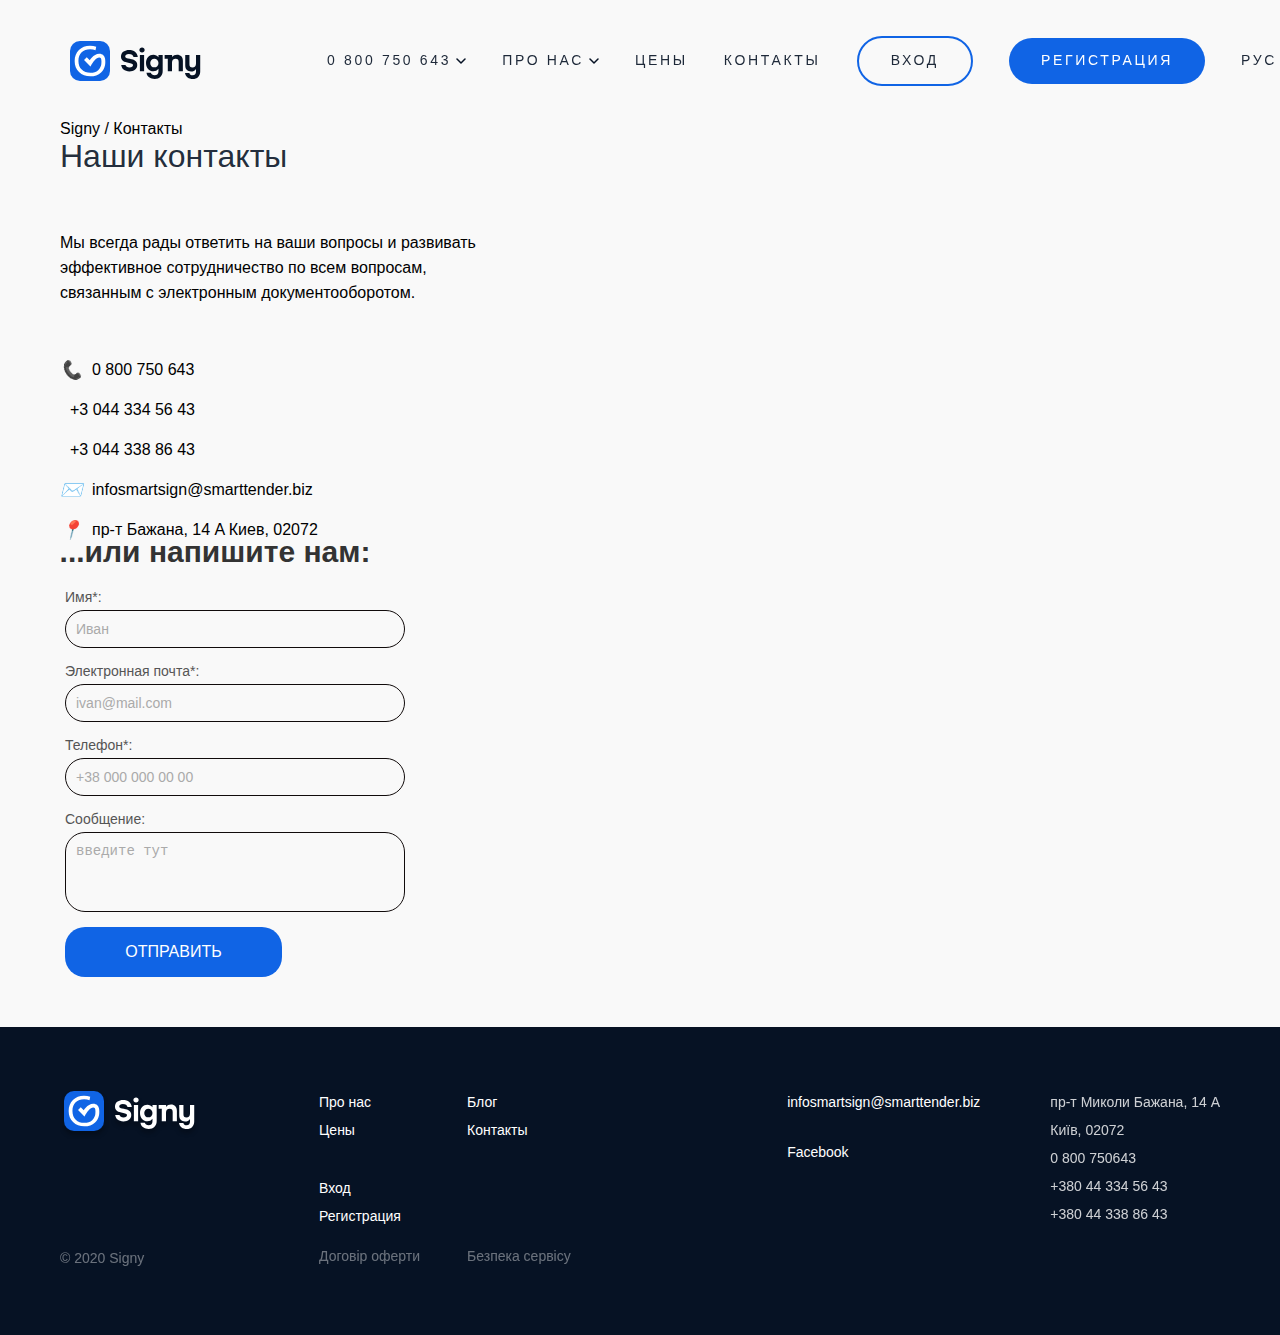
<file: pages/contacts.html>
<!DOCTYPE html>
<html lang="en">
  <head>
    <meta charset="UTF-8" />
    <meta name="viewport" content="width=device-width, initial-scale=1.0" />
    <title>Signy</title>
    <link
      rel="shortcut icon"
      href="../assets/icons/logo.svg"
      type="image/x-icon"
    />
    <link rel="stylesheet" href="../scss/main.css" />
    <link rel="preconnect" href="https://fonts.googleapis.com" />
    <link rel="preconnect" href="https://fonts.gstatic.com" crossorigin />
    <link
      href="https://fonts.googleapis.com/css2?family=IBM+Plex+Sans:ital,wght@0,100;0,200;0,300;0,400;0,500;0,600;0,700;1,100;1,200;1,300;1,400;1,500;1,600;1,700&family=IBM+Plex+Serif:ital,wght@0,100;0,200;0,300;0,400;0,500;0,600;0,700;1,100;1,200;1,300;1,400;1,500;1,600;1,700&family=Titillium+Web:ital,wght@0,200;0,300;0,400;0,600;0,700;0,900;1,200;1,300;1,400;1,600;1,700&display=swap"
      rel="stylesheet"
    />
  </head>

  <body>
    <div class="container" style="margin-bottom: 20px">
      <header id="navbar">
        <a href="../index.html">
          <img src="../assets/icons/header-logo.svg" alt="" />
        </a>
        <nav>
          <a href="./faq.html">
            0 800 750 643 <img src="../assets/icons/arrow-down.svg" alt="" />
          </a>
          <a href="./about-us.html">
            ПРО НАС
            <img src="../assets/icons/arrow-down.svg" alt="" />
          </a>
          <a href="./blog.html"> ЦЕНЫ </a>
          <a href="./contacts.html"> КОНТАКТЫ </a>
          <button class="btn-border">Вход</button>
          <button class="btn">регистрация</button>
          <a href="./faq.html">
            Рус
            <img src="../assets/icons/arrow-down.svg" alt="" />
          </a>
        </nav>
      </header>
    </div>
    <div class="container">
      <aside>
        <p class="title">Signy / Контакты</p>
      </aside>
      <main>
        <h1 class="h1">Наши контакты</h1>
        <p class="description">
          Мы всегда рады ответить на ваши вопросы и развивать <br />
          эффективное сотрудничество по всем вопросам,<br />
          связанным с электронным документооборотом.
        </p>
        <div class="content">
          <div class="left-section">
            <div class="contact-info">
              <p><i class="icon">📞</i> 0 800 750 643</p>
              <p><i class="icon"></i> +3 044 334 56 43</p>
              <p><i class="icon"></i> +3 044 338 86 43</p>
              <p><i class="icon">✉️</i> infosmartsign@smarttender.biz</p>
              <p><i class="icon">📍</i> пр-т Бажана, 14 A Киев, 02072</p>
            </div>
          </div>
          <style>
            .Signy {
              position: relative;
              left: 15px;
            }

            .left-section {
              margin-top: 10px;
              line-height: 30px;
            }

            .description {
              margin-top: 50px;
              line-height: 25px;
            }

            .pagen {
           margin-top: -150px;
            }

            .form-container {
              padding: 30px;
              border-radius: 8px;
              width: 400px;
              margin-left: -25px;
              margin-top: -50px;
            }

            h2 {
              text-align: center;
              font-size: 30px;
              position: relative;
              left: -20px;
              color: #333;
              margin-bottom: 20px;
            }

            /* Form styles */
            .contact-form {
              display: flex;
              flex-direction: column;
              gap: 15px;
            }

            .form-group {
              display: flex;
              flex-direction: column;
            }

            label {
              font-size: 14px;
              color: #555;
              margin-bottom: 5px;
            }

            input,
            textarea {
              width: 100%;
              padding: 10px;
              border: 1px solid #110b0b;
              border-radius: 20px;
              font-size: 14px;
              background-color: #f9f9f9;
            }

            input::placeholder,
            textarea::placeholder {
              color: #aaa;
            }

            input:focus,
            textarea:focus {
              border-color: #007bff;
              outline: none;
              background-color: #fff;
            }

            textarea {
              resize: none;
              height: 80px;
            }

            .contact-form button {
              width: 217px;
              height: 50px;
              padding: 12px;
              background-color: #1064e5;
              color: #ffffff;
              border: none;
              border-radius: 20px;
              font-size: 16px;
              text-transform: uppercase;
              cursor: pointer;
              transition: background-color 0.3s ease;
            }

            button:hover {
              background-color: #0056b3;
            }

            @media screen and (max-width: 768px) {
              .content {
                flex-direction: column;
              }

              .form-container {
                width: 90%;
              }

              iframe {
                height: 250px;
              }
            }
          </style>
          <div class="right-section">
            <iframe
              class="pagen"
              src="https://www.google.com/maps/embed?pb=!1m18!1m12!1m3!1d2649.928502859268!2d30.6052133160255!3d50.401699779468874!2m3!1f0!2f0!3f0!3m2!1i1024!2i768!4f13.1!3m3!1m2!1s0x40d4c84b5a92f61f%3A0xdeb53ed2e70795d2!2z0JrRgNCw0YHQvtCy0YHQutC40Lkg0L3QsNGB0L7QtNGLINC_0LDRgNC40YfQuNC90LAsIDE0LCDQmtCw0LvQuNC90L7QstCwLCAwMjA3Mg!5e0!3m2!1sru!2sua!4v1691004521033!5m2!1sru!2sua"
              width="600px"
              height="300"
              style="border: 0"
              allowfullscreen=""
              loading="lazy"
              referrerpolicy="no-referrer-when-downgrade"
            ></iframe>
          </div>
        </div>

        <div class="form-container">
          <h2>...или напишите нам:</h2>
          <form class="contact-form">
            <div class="form-group">
              <label for="name">Имя*:</label>
              <input type="text" id="name" placeholder="Иван" required />
            </div>
            <div class="form-group">
              <label for="email">Электронная почта*:</label>
              <input
                type="email"
                id="email"
                placeholder="ivan@mail.com"
                required
              />
            </div>
            <div class="form-group">
              <label for="phone">Телефон*:</label>
              <input
                type="tel"
                id="phone"
                placeholder="+38 000 000 00 00"
                required
              />
            </div>
            <div class="form-group">
              <label for="message">Сообщение:</label>
              <textarea id="message" placeholder="введите тут"></textarea>
            </div>
            <button type="submit">Отправить</button>
          </form>
        </div>
      </main>
    </div>
    <footer>
      <div class="container">
        <div class="firstline">
          <div class="left">
            <div class="logo">

              <img src="../assets/icons/footer-logo.svg" alt="" />
              <p style="margin-top: 104px;" class="opacity">© 2020 Signy</p>
            </div>
            <div class="pages">
              <div class="pages-1">
                <a href="./about-us.html">Про нас</a>
                <a href="./blog.html" style="margin-bottom: 30px;">Цены</a> 
                <a href="./video.html">Вход</a>
                <a href="./faq.html">Регистрация</a>
                <p style="margin-top: 12px;" class="opacity">Договір оферти</p>
              </div>
              <div class="pages-2">
                <a href="./blog_post.html">Блог</a>
                <a href="./contacts.html">Контакты</a>
                <p style="margin-top: 98px;" class="opacity">Безпека сервісу</p>
              </div>
            </div>
          </div>
          <div class="right">
            <div class="right-1">
              <a href="mailto:infosmartsign@smarttender.biz">infosmartsign@smarttender.biz</a> <br>
              <a href="httsp://www.facebook.com">Facebook</a>
            </div>
            <div class="right-2">
              <p>пр-т Миколи Бажана, 14 А </p>
              <p>Київ, 02072</p>
              <p>0 800 750643</p>
              <p>+380 44 334 56 43</p>
              <p>+380 44 338 86 43</p>
            </div>
          </div>
        </div>
      </div>
    </footer>
    <script src="../app.js"></script>
  </body>
</html>
</file>
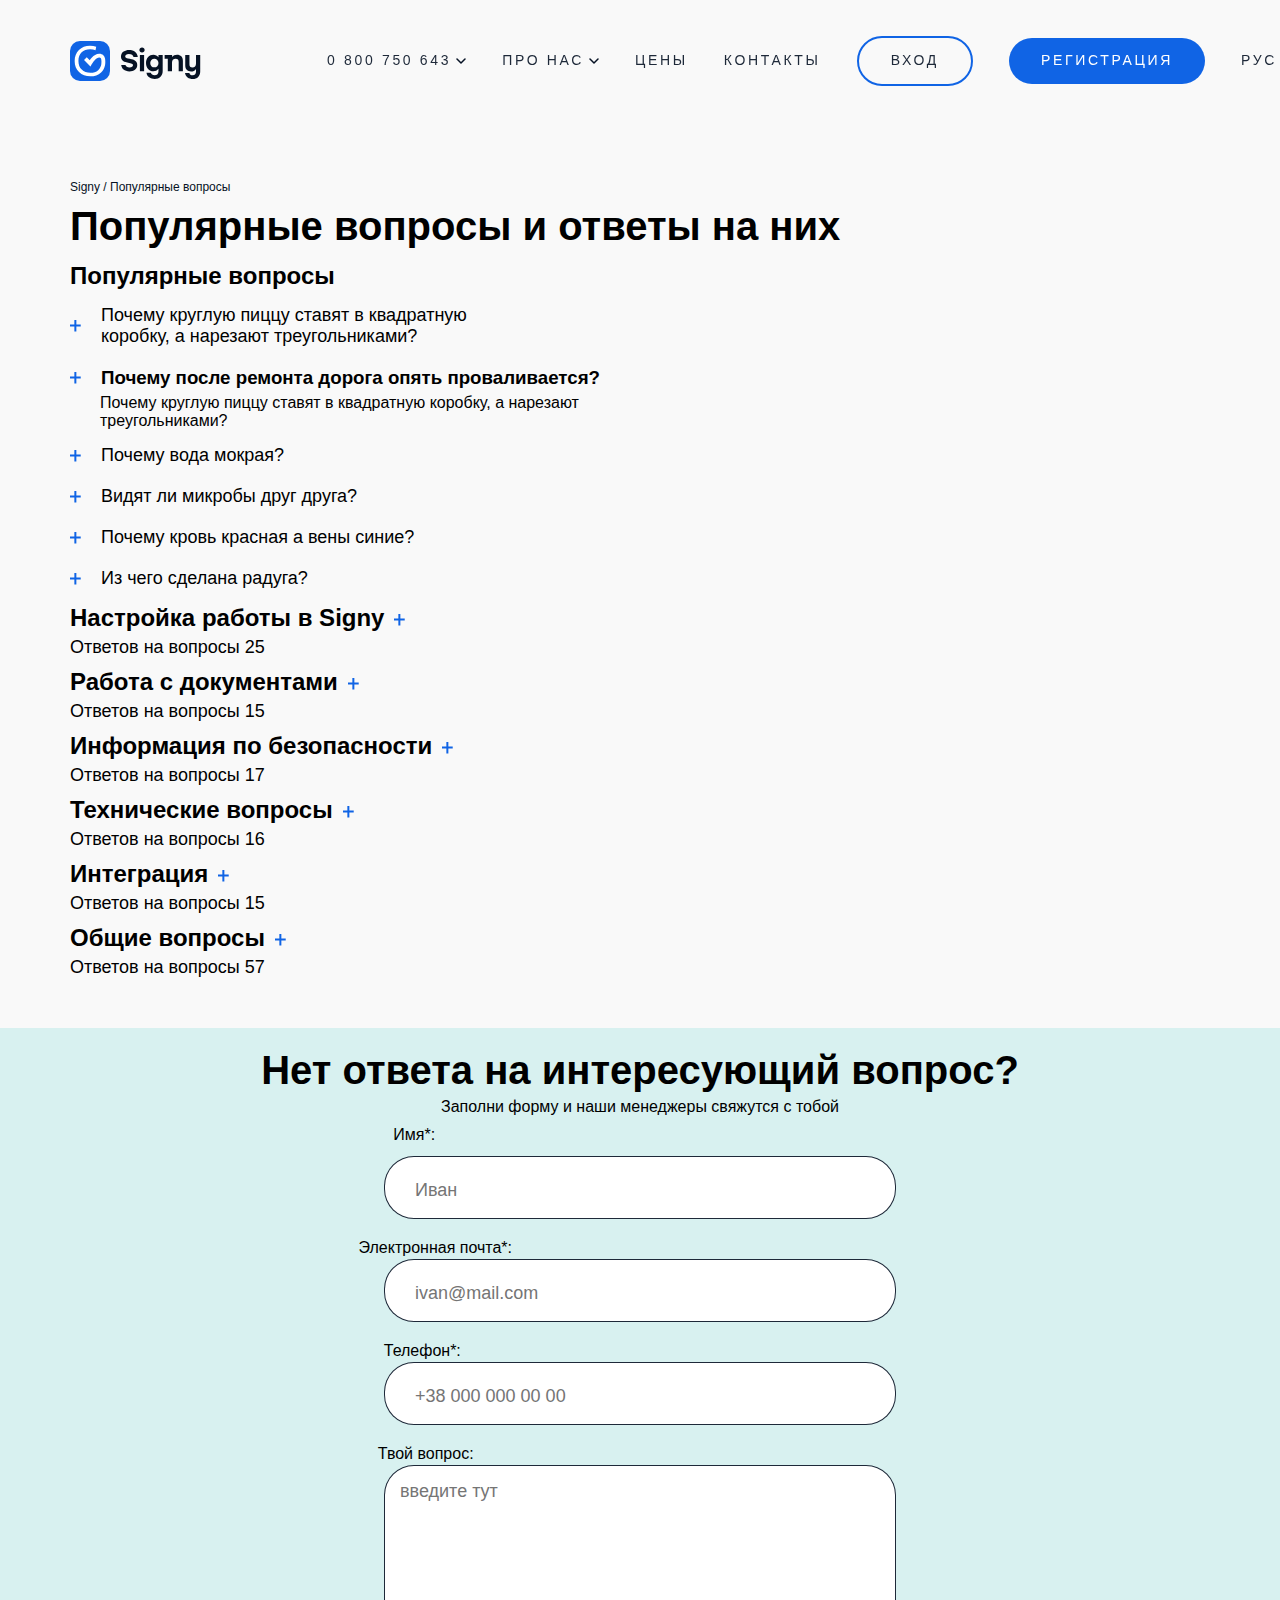
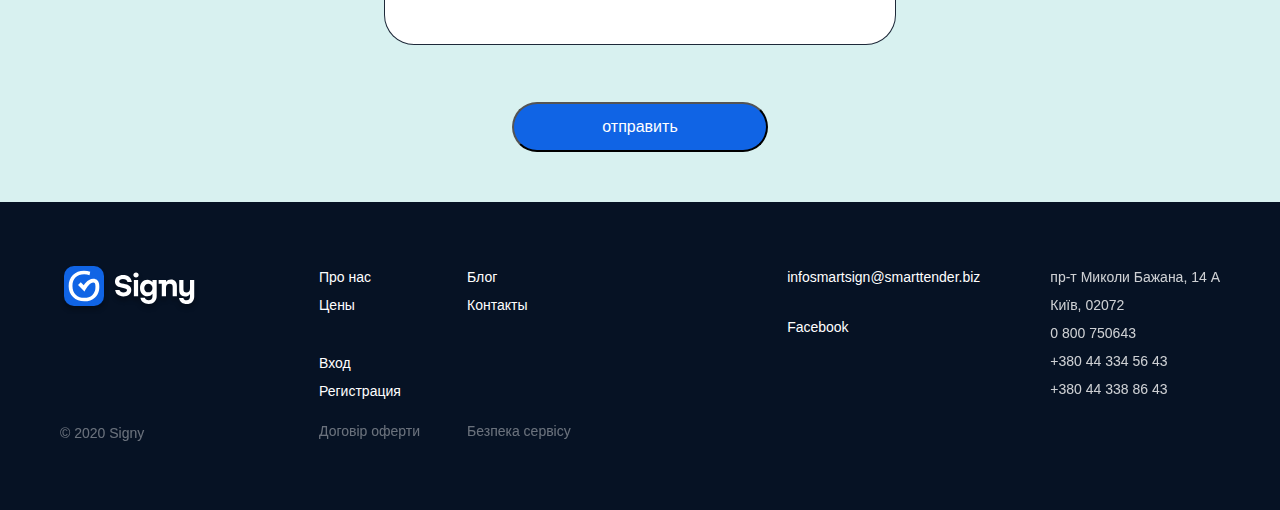
<file: pages/faq.html>
<!DOCTYPE html>
<html lang="en">
  <head>
    <meta charset="UTF-8" />
    <meta name="viewport" content="width=device-width, initial-scale=1.0" />
    <title>Signy</title>
    <link
      rel="shortcut icon"
      href="../assets/icons/logo.svg"
      type="image/x-icon"
    />
    <link rel="stylesheet" href="../scss/main.css" />
    <link rel="preconnect" href="https://fonts.googleapis.com" />
    <link rel="preconnect" href="https://fonts.gstatic.com" crossorigin />
    <link
      href="https://fonts.googleapis.com/css2?family=IBM+Plex+Sans:ital,wght@0,100;0,200;0,300;0,400;0,500;0,600;0,700;1,100;1,200;1,300;1,400;1,500;1,600;1,700&family=IBM+Plex+Serif:ital,wght@0,100;0,200;0,300;0,400;0,500;0,600;0,700;1,100;1,200;1,300;1,400;1,500;1,600;1,700&family=Titillium+Web:ital,wght@0,200;0,300;0,400;0,600;0,700;0,900;1,200;1,300;1,400;1,600;1,700&display=swap"
      rel="stylesheet"
    />
  </head>
  <body>
    
    <div class="container" style="margin-bottom: 20px">
      <header id="navbar">
        <a href="../index.html">
          <img src="../assets/icons/header-logo.svg" alt="" />
        </a>
        <nav>
          <a href="./faq.html">
            0 800 750 643 <img src="../assets/icons/arrow-down.svg" alt="" />
          </a>
          <a href="./about-us.html">
            ПРО НАС
            <img src="../assets/icons/arrow-down.svg" alt="" />
          </a>
          <a href="./blog.html"> ЦЕНЫ </a>
          <a href="./contacts.html"> КОНТАКТЫ </a>
          <button class="btn-border">Вход</button>
          <button class="btn">регистрация</button>
          <a href="./faq.html">
            Рус
            <img src="../assets/icons/arrow-down.svg" alt="" />
          </a>
        </nav>
      </header>
    </div>
    <div class="container">
      <div class="vopros">
        <div class="vop">
          <div class="kl">
            <p>Signy / Популярные вопросы</p>
          </div>
          <b class="kll">Популярные вопросы и ответы на них</b>
          <h2>Популярные вопросы</h2>
          <div class="vopp">
            <img src="../assets/images/plus-0.svg" alt="" />
            <p>
              Почему круглую пиццу ставят в квадратную коробку, а нарезают
              треугольниками?
            </p>
          </div>
          <div class="vopp">
            <img src="../assets/images/plus-0.svg" alt="" />
            <h3>Почему после ремонта дорога опять проваливается?</h3>
          </div>
          <p style="margin-left: 30px; width: 40%">
            Почему круглую пиццу ставят в квадратную коробку, а нарезают
            треугольниками?
          </p>
          <div class="vopp">
            <img src="../assets/images/plus-0.svg" alt="" />
            <p>Почему вода мокрая?</p>
          </div>
          <div class="vopp">
            <img src="../assets/images/plus-0.svg" alt="" />
            <p>Видят ли микробы друг друга?</p>
          </div>
          <div class="vopp">
            <img src="../assets/images/plus-0.svg" alt="" />
            <p>Почему кровь красная а вены синие?</p>
          </div>
          <div class="vopp">
            <img src="../assets/images/plus-0.svg" alt="" />
            <p>Из чего сделана радуга?</p>
          </div>

          <div class="vop-0">
            <div class="flex">
              <b>Настройка работы в Signy</b>
              <img src="../assets/images/plus-0.svg" alt="" />
            </div>
            <p>Ответов на вопросы 25</p>
          </div>
          <div class="vop-0">
            <div class="flex">
              <b>Работа с документами</b>
              <img src="../assets/images/plus-0.svg" alt="" />
            </div>
            <p>Ответов на вопросы 15</p>
          </div>
          <div class="vop-0">
            <div class="flex">
              <b>Информация по безопасности</b>
              <img src="../assets/images/plus-0.svg" alt="" />
            </div>
            <p>Ответов на вопросы 17</p>
          </div>
          <div class="vop-0">
            <div class="flex">
              <b>Технические вопросы</b>
              <img src="../assets/images/plus-0.svg" alt="" />
            </div>
            <p>Ответов на вопросы 16</p>
          </div>
          <div class="vop-0">
            <div class="flex">
              <b>Интеграция</b>
              <img src="../assets/images/plus-0.svg" alt="" />
            </div>
            <p>Ответов на вопросы 15</p>
          </div>
          <div class="vop-0">
            <div class="flex">
              <b>Общие вопросы</b>
              <img src="../assets/images/plus-0.svg" alt="" />
            </div>
            <p style="margin-bottom: 30px">Ответов на вопросы 57</p>
          </div>
        </div>
      </div>
    </div>

    <div class="otvet">
      <b>Нет ответа на интересующий вопрос?</b>
      <p>Заполни форму и наши менеджеры свяжутся с тобой</p>
      <div class="label">
        <p class="jh">Имя*:</p>
        <input type="text" placeholder="Иван" />
      </div>
      <div class="label">
        <p class="jhh">Электронная почта*:</p>
        <input type="text" placeholder="ivan@mail.com" />
      </div>
      <div class="label">
        <p class="jhj">Телефон*:</p>
        <input type="text" placeholder="+38 000 000 00 00" />
      </div>
      <div class="labell">
        <p class="jhk">Твой вопрос:</p>
        <input
          style="height: 20vh; margin-bottom: 50px"
          type="text"
          placeholder="введите тут"
        />
        <button class="bhj mko">отправить</button>
      </div>
    </div>
    <footer>
      <div class="container">
        <div class="firstline">
          <div class="left">
            <div class="logo">

              <img src="../assets/icons/footer-logo.svg" alt="" />
              <p style="margin-top: 104px;" class="opacity">© 2020 Signy</p>
            </div>
            <div class="pages">
              <div class="pages-1">
                <a href="./about-us.html">Про нас</a>
                <a href="./blog.html" style="margin-bottom: 30px;">Цены</a> 
                <a href="./video.html">Вход</a>
                <a href="./faq.html">Регистрация</a>
                <p style="margin-top: 12px;" class="opacity">Договір оферти</p>
              </div>
              <div class="pages-2">
                <a href="./blog_post.html">Блог</a>
                <a href="./contacts.html">Контакты</a>
                <p style="margin-top: 98px;" class="opacity">Безпека сервісу</p>
              </div>
            </div>
          </div>
          <div class="right">
            <div class="right-1">
              <a href="mailto:infosmartsign@smarttender.biz">infosmartsign@smarttender.biz</a> <br>
              <a href="httsp://www.facebook.com">Facebook</a>
            </div>
            <div class="right-2">
              <p>пр-т Миколи Бажана, 14 А </p>
              <p>Київ, 02072</p>
              <p>0 800 750643</p>
              <p>+380 44 334 56 43</p>
              <p>+380 44 338 86 43</p>
            </div>
          </div>
        </div>
      </div>
    </footer>
    <script src="../app.js"></script>
  </body>
</html>
</file>
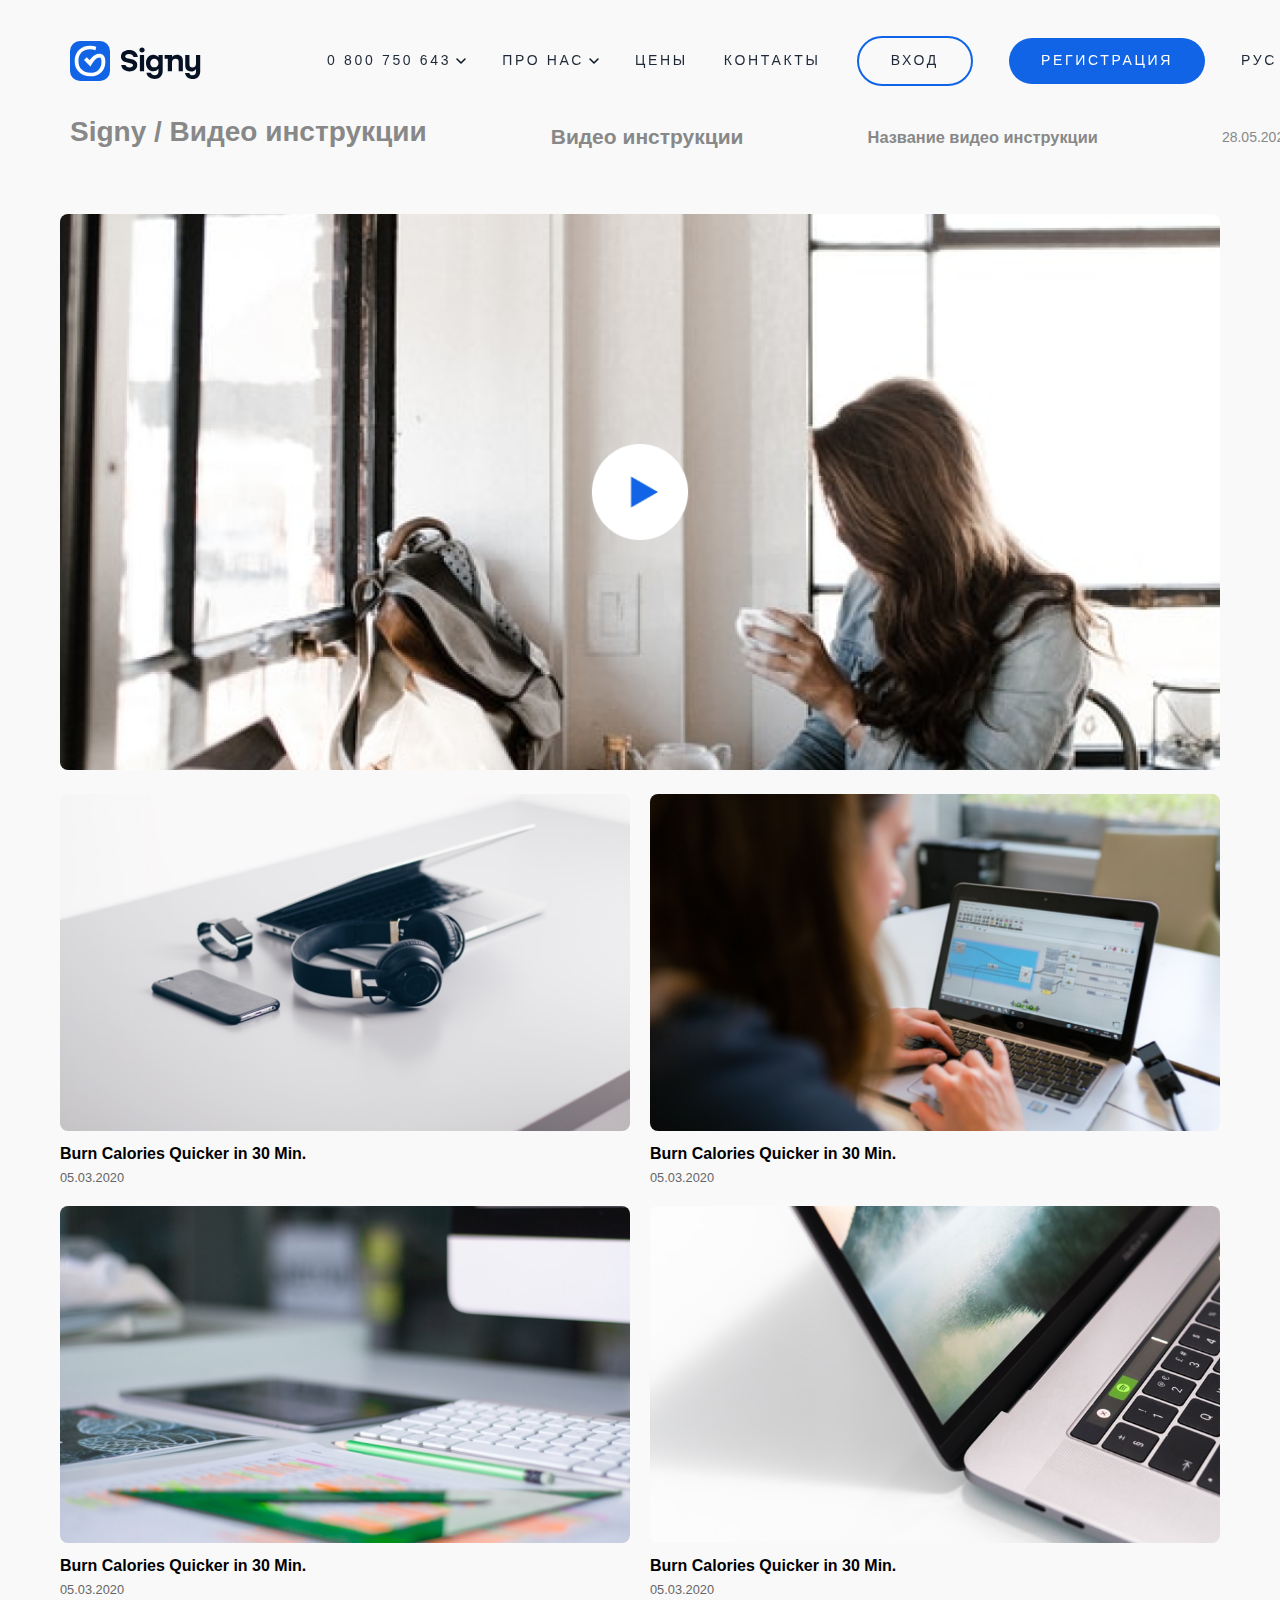
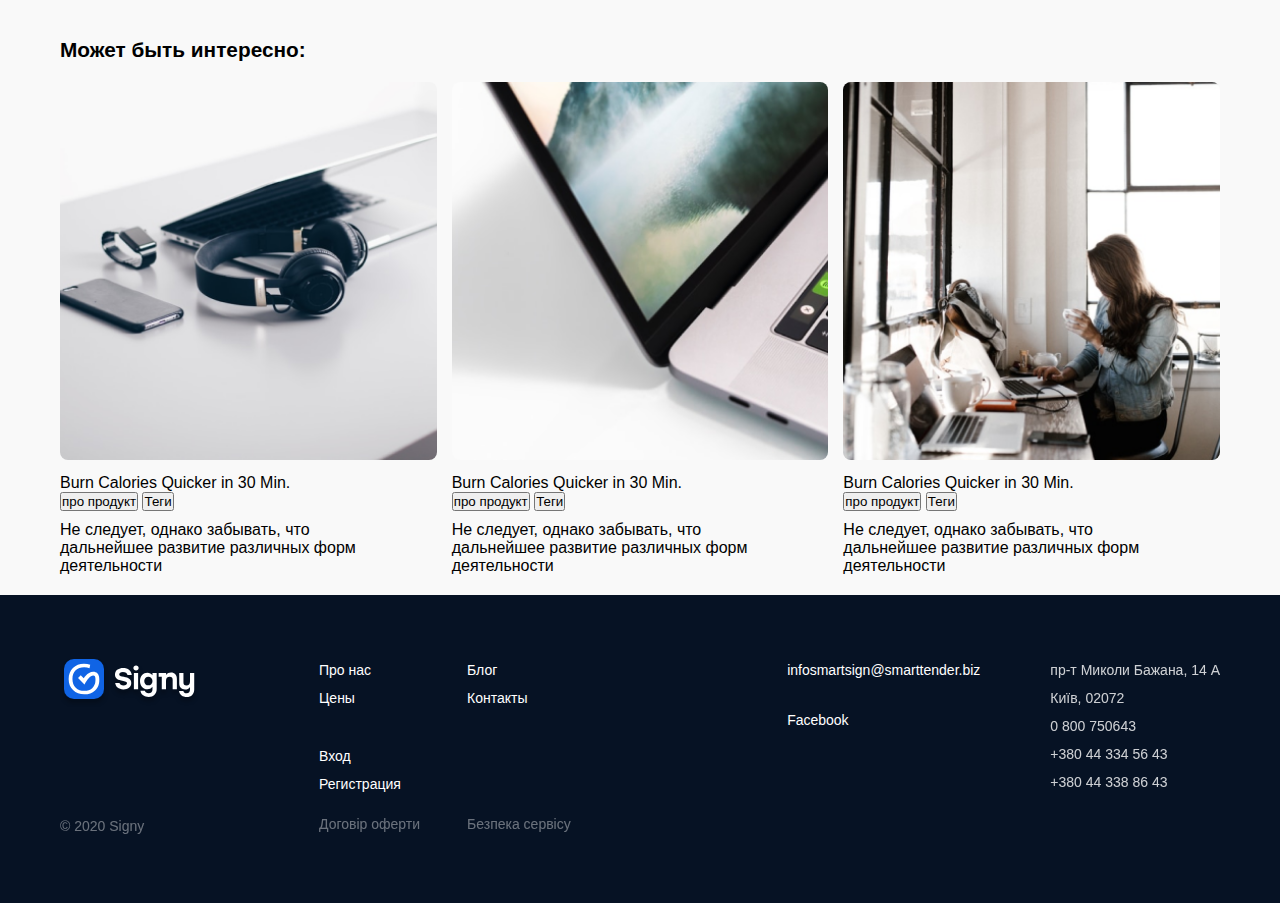
<file: pages/video.html>
<!DOCTYPE html>
<html lang="en">
  <head>
    <meta charset="UTF-8" />
    <meta name="viewport" content="width=device-width, initial-scale=1.0" />
    <title>Signy</title>
    <link
      rel="shortcut icon"
      href="../assets/icons/logo.svg"
      type="image/x-icon"
    />
    <link rel="stylesheet" href="../scss/main.css" />
    <link rel="preconnect" href="https://fonts.googleapis.com" />
    <link rel="preconnect" href="https://fonts.gstatic.com" crossorigin />
    <link
      href="https://fonts.googleapis.com/css2?family=IBM+Plex+Sans:ital,wght@0,100;0,200;0,300;0,400;0,500;0,600;0,700;1,100;1,200;1,300;1,400;1,500;1,600;1,700&family=IBM+Plex+Serif:ital,wght@0,100;0,200;0,300;0,400;0,500;0,600;0,700;1,100;1,200;1,300;1,400;1,500;1,600;1,700&family=Titillium+Web:ital,wght@0,200;0,300;0,400;0,600;0,700;0,900;1,200;1,300;1,400;1,600;1,700&display=swap"
      rel="stylesheet"
    />
  </head>
  <body>
    <div class="container" style="margin-bottom: 20px">
      <header id="navbar">
        <a href="../index.html">
          <img src="../assets/icons/header-logo.svg" alt="" />
        </a>
        <nav>
          <a href="./faq.html">
            0 800 750 643 <img src="../assets/icons/arrow-down.svg" alt="" />
          </a>
          <a href="./about-us.html">
            ПРО НАС
            <img src="../assets/icons/arrow-down.svg" alt="" />
          </a>
          <a href="./blog.html"> ЦЕНЫ </a>
          <a href="./contacts.html"> КОНТАКТЫ </a>
          <button class="btn-border">Вход</button>
          <button class="btn">регистрация</button>
          <a href="./faq.html">
            Рус
            <img src="../assets/icons/arrow-down.svg" alt="" />
          </a>
        </nav>
      </header>
    </div>
    <div class="container">
      <header style="position: static;">
        <h1>Signy / Видео инструкции</h1>
        <h2>Видео инструкции</h2>
        <h3>Название видео инструкции</h3>
        <p>28.05.2020</p>
      </header>

      <main>
        <div class="main-video">
          <img src="../assets/images/Group 1477.png" alt="Main Video" />
          <!-- <button class="play-button">1</button> -->
        </div>

        <div class="video-list">
          <div class="video-item">
            <img
              src="../assets/images/Mask Group (14).png"
              alt="Video Thumbnail"
            />
            <!-- <button class="play-button">1</button> -->
            <p>Burn Calories Quicker in 30 Min.</p>
            <span>05.03.2020</span>
          </div>
          <div class="video-item">
            <img
              src="../assets/images/Mask Group (18).png"
              alt="Video Thumbnail"
            />
            <!-- <button class="play-button">1</button> -->
            <p>Burn Calories Quicker in 30 Min.</p>
            <span>05.03.2020</span>
          </div>
          <div class="video-item">
            <img src="../assets/images/Mask Group.jpg" alt="Video Thumbnail" />
            <!-- <button class="play-button">1</button> -->
            <p>Burn Calories Quicker in 30 Min.</p>
            <span>05.03.2020</span>
          </div>
          <div class="video-item">
            <img src="../assets/images/Mask Group.svg" alt="Video Thumbnail" />
            <!-- <button class="play-button">1</button> -->
            <p>Burn Calories Quicker in 30 Min.</p>
            <span>05.03.2020</span>
          </div>
        </div>
      </main>

      <aside>
        <h3 class="hidden">Может быть интересно:</h3>
        <div class="related-videos">
          <div class="related-item">
            <img
              src="../assets/images/Mask Group (20).png"
              alt="Related Video"
            />
            <!-- <button class="play-button">1</button> -->
            <p class="bur">Burn Calories Quicker in 30 Min.</p>
            <button class="relates-button">про продукт</button>
            <button class="relate-button">Теги</button>
            <p class="p">
              Не следует, однако забывать, что <br />
              дальнейшее развитие различных форм <br />
              деятельности
            </p>
          </div>
          <div class="related-item">
            <img
              src="../assets/images/Mask Group (21).png"
              alt="Related Video"
            />
            <!-- <button class="play-button">1</button> -->
            <p class="bur">Burn Calories Quicker in 30 Min.</p>
            <button class="relates-button">про продукт</button>
            <button class="relate-button">Теги</button>
            <p class="p">
              Не следует, однако забывать, что <br />
              дальнейшее развитие различных форм <br />
              деятельности
            </p>
          </div>
          <div class="related-item">
            <img
              src="../assets/images/Rectangle (22).png"
              alt="Related Video"
            />
            <!-- <button class="play-button">1</button> -->
            <p class="bur">Burn Calories Quicker in 30 Min.</p>
            <button class="relates-button">про продукт</button>
            <button class="relate-button">Теги</button>
            <p class="p">
              Не следует, однако забывать, что <br />
              дальнейшее развитие различных форм <br />
              деятельности
            </p>
          </div>
        </div>
      </aside>
    </div>
    <footer>
      <div class="container">
        <div class="firstline">
          <div class="left">
            <div class="logo">

              <img src="../assets/icons/footer-logo.svg" alt="" />
              <p style="margin-top: 104px;" class="opacity">© 2020 Signy</p>
            </div>
            <div class="pages">
              <div class="pages-1">
                <a href="./about-us.html">Про нас</a>
                <a href="./blog.html" style="margin-bottom: 30px;">Цены</a> 
                <a href="./video.html">Вход</a>
                <a href="./faq.html">Регистрация</a>
                <p style="margin-top: 12px;" class="opacity">Договір оферти</p>
              </div>
              <div class="pages-2">
                <a href="./blog_post.html">Блог</a>
                <a href="./contacts.html">Контакты</a>
                <p style="margin-top: 98px;" class="opacity">Безпека сервісу</p>
              </div>
            </div>
          </div>
          <div class="right">
            <div class="right-1">
              <a href="mailto:infosmartsign@smarttender.biz">infosmartsign@smarttender.biz</a> <br>
              <a href="httsp://www.facebook.com">Facebook</a>
            </div>
            <div class="right-2">
              <p>пр-т Миколи Бажана, 14 А </p>
              <p>Київ, 02072</p>
              <p>0 800 750643</p>
              <p>+380 44 334 56 43</p>
              <p>+380 44 338 86 43</p>
            </div>
          </div>
        </div>
      </div>
    </footer>
    <script src="../app.js"></script>
  </body>
</html>
</file>
<file: scss/main.css>
* {
  margin: 0;
  padding: 0;
  box-sizing: border-box;
}

body {
  overflow-x: hidden;
  font-family: "IBM Plex Sans", sans-serif;
}

.container {
  max-width: 1232px;
  margin: 0 auto;
  width: 100%;
}

a {
  text-decoration: none;
}

li {
  list-style: none;
}

input {
  border: none;
  outline: none;
}

.btn-border {
  border: 2px solid #1064e5;
  border-radius: 43px;
  padding: 11px 32px;
  background-color: transparent;
  font-weight: 500;
  font-size: 14px;
  line-height: 171%;
  letter-spacing: 0.19em;
  text-transform: uppercase;
  text-align: center;
  color: rgba(6, 18, 36, 0.9);
}

.btn {
  border-radius: 45px;
  border: none;
  padding: 11px 32px;
  background: #1064e5;
  font-weight: 500;
  font-size: 14px;
  line-height: 171%;
  letter-spacing: 0.19em;
  text-transform: uppercase;
  text-align: center;
  color: #fff;
}

header {
  position: fixed;
  top: 0;
  z-index: 111;
  width: 1242px;
  display: flex;
  justify-content: space-between;
  align-items: center;
  padding: 36px 10px;
  transition: all 0.3s ease-in-out;
}
header nav {
  display: flex;
  align-items: center;
  gap: 36px;
}
header a {
  font-weight: 500;
  font-size: 14px;
  line-height: 171%;
  letter-spacing: 0.19em;
  text-transform: uppercase;
  text-align: center;
  color: rgba(6, 18, 36, 0.9);
  display: flex;
  align-items: center;
  gap: 5px;
}

header.shrink {
  top: 16px;
  padding: 10px 10px;
  -webkit-backdrop-filter: blur(100px);
          backdrop-filter: blur(100px);
  border-radius: 20px;
  box-shadow: 0 0 15px 0 rgba(0, 0, 0, 0.2);
}

footer {
  background-color: #061224;
  padding: 44px 0;
}
footer .container {
  display: flex;
  align-items: start;
  justify-content: space-between;
}
footer .opacity {
  opacity: 0.4;
}
footer .firstline {
  display: flex;
  align-items: start;
  justify-content: space-between;
  width: 100%;
}
footer .left {
  display: flex;
  align-items: start;
  justify-content: start;
  gap: 120px;
}
footer a {
  font-weight: 500;
  font-size: 14px;
  line-height: 171%;
  color: #fff;
}

footer .pages {
  display: flex;
  align-items: start;
  justify-content: start;
  gap: 47px;
}
footer .pages-1 {
  display: flex;
  align-items: start;
  align-content: start;
  flex-direction: column;
  gap: 4px;
}
footer .pages-2 {
  display: flex;
  align-items: start;
  align-content: start;
  flex-direction: column;
  gap: 4px;
}
footer p {
  font-weight: 400;
  font-size: 14px;
  line-height: 171%;
  color: #fff;
  opacity: 0.8;
}

footer .right {
  display: flex;
  align-items: start;
  justify-content: start;
  gap: 70px;
}
footer .right .right-1,
footer .right .right-2 {
  display: flex;
  align-items: start;
  justify-content: start;
  flex-direction: column;
  gap: 4px;
}

.stran {
  display: flex;
  align-items: center;
  justify-content: center;
  width: 100vw;
}
.stran .pro {
  display: flex;
  flex-direction: column;
  margin-top: 100px;
  width: 90%;
}
.stran .pro b {
  font-size: 40px;
}

.pro-0 {
  width: 100%;
  height: 60vh;
  margin-top: 10px;
  background-image: url(../assets/images/nac-0.svg);
  background-position: center;
  background-size: cover;
}

.pro-1 {
  display: flex;
  flex-direction: column;
  margin-top: 15px;
}
.pro-1 p {
  font-size: 18px;
}

.idey {
  width: 100%;
  margin-top: 15px;
  display: flex;
  align-items: center;
  justify-content: space-between;
  height: 40vh;
}
.idey .idey-0 {
  width: 45%;
  height: 100%;
  background-image: url(../assets/images/po-0.svg);
  background-position: center;
  background-size: cover;
}
.idey .idey-1 {
  display: flex;
  align-items: center;
  justify-content: center;
  width: 45%;
  height: 100%;
}

.idey-2 {
  display: flex;
  flex-direction: column;
  justify-content: space-between;
  width: 60%;
  height: 60%;
}
.idey-2 .idey-3 {
  display: flex;
  flex-direction: column;
  align-items: end;
  justify-content: space-between;
  width: 100%;
  height: 40%;
}
.idey-2 .idey-3 b {
  font-size: 20px;
}

.druzya {
  display: flex;
  flex-direction: column;
  align-items: center;
  justify-content: center;
  margin-top: 20px;
  width: 100%;
}
.druzya b {
  font-size: 40px;
}
.druzya .nova {
  width: 80%;
  display: flex;
  align-items: center;
  justify-content: space-around;
  height: 20vh;
  margin-top: 40px;
}

.nov {
  display: flex;
  align-items: center;
  justify-content: center;
  width: 18%;
  height: 100%;
}

.novosti {
  display: flex;
  align-items: center;
  justify-content: center;
  flex-direction: column;
  width: 100vw;
  background-color: rgb(216, 241, 240);
}
.novosti b {
  font-size: 45px;
  margin-top: 30px;
}
.novosti p {
  font-size: 18px;
  margin-top: 15px;
}

.fox {
  display: flex;
  margin-top: 10px;
  align-items: center;
  gap: 20px;
  margin-bottom: 50px;
}
.fox input {
  width: 20vw;
  margin-top: 12px;
  height: 7vh;
  border-radius: 30px;
  border: 1px solid rgb(16, 100, 229);
}

.bhj {
  width: 140px;
  height: 50px;
  border-radius: 30px;
  font-size: 16px;
  color: white;
  margin-top: 7px;
  background-color: rgb(16, 100, 229);
}
.bhj:hover {
  background-color: rgb(54, 104, 177);
  cursor: pointer;
}

@media screen and (max-width: 800px) {
  .druzya .nova {
    width: 100%;
  }
  .nov {
    width: 12%;
  }
  .idey-2 {
    width: 100%;
    height: 80%;
  }
  .bhj {
    margin-top: 10px;
  }
  .fox input {
    width: 35vw;
  }
}
@media screen and (max-width: 600px) {
  .idey {
    height: 80vh;
    flex-direction: column;
  }
  .idey .idey-0 {
    width: 100%;
  }
  .idey .idey-1 {
    width: 100%;
  }
  .nova .nop {
    display: none;
  }
  .novosti b {
    font-size: 30px;
    width: 60%;
    text-align: center;
  }
  .novosti p {
    font-size: 16px;
    width: 60%;
    text-align: center;
  }
  .fox {
    flex-direction: column;
  }
  .fox input {
    width: 60vw;
  }
  .bhj {
    width: 35vw;
  }
}
.main-title h2 {
  font-family: IBM Plex Serif;
  font-size: 40px;
  font-weight: 500;
  line-height: 42px;
  text-align: left;
  text-underline-position: from-font;
  -webkit-text-decoration-skip-ink: none;
          text-decoration-skip-ink: none;
}
.main-title .main-nav {
  display: flex;
  gap: 10px;
}
.main-title .main-nav p {
  font-family: IBM Plex Sans;
  font-size: 12px;
  font-weight: 500;
  line-height: 48px;
  text-align: left;
  text-underline-position: from-font;
  -webkit-text-decoration-skip-ink: none;
          text-decoration-skip-ink: none;
  color: #061224;
  opacity: 60%;
}

.blog-post {
  padding-top: 24px;
  display: flex;
  gap: 24px;
}
.blog-post .blog-img img {
  width: 730px;
  height: 450px;
  -o-object-fit: cover;
     object-fit: cover;
}
.blog-post .blog-post__content .date {
  font-family: IBM Plex Sans;
  font-size: 14px;
  font-weight: 500;
  line-height: 24px;
  text-align: left;
  text-underline-position: from-font;
  -webkit-text-decoration-skip-ink: none;
          text-decoration-skip-ink: none;
  color: rgba(6, 18, 36, 0.8980392157);
}
.blog-post .blog-post__content h2 {
  padding-top: 20px;
  font-family: IBM Plex Sans;
  font-size: 40px;
  font-weight: 600;
  line-height: 42px;
  text-align: left;
  text-underline-position: from-font;
  -webkit-text-decoration-skip-ink: none;
          text-decoration-skip-ink: none;
  color: rgba(6, 18, 36, 0.8980392157);
}
.blog-post .blog-post__content .blog-tags {
  display: flex;
  gap: 8px;
  flex-wrap: wrap;
  padding-top: 20px;
  padding-bottom: 15px;
}
.blog-post .blog-post__content .blog-tags p {
  background-color: #E5E5E5;
  padding: 3px 8px;
  border-radius: 8px;
  font-family: IBM Plex Sans;
  font-size: 12px;
  font-weight: 500;
  line-height: 24px;
  letter-spacing: 0.04em;
  text-align: center;
  text-underline-position: from-font;
  -webkit-text-decoration-skip-ink: none;
          text-decoration-skip-ink: none;
  text-transform: uppercase;
  transition: all 0.3s ease;
}
.blog-post .blog-post__content .blog-tags p:hover {
  background-color: #69717e;
  color: #fff;
}
.blog-post .blog-post__content p {
  font-family: IBM Plex Sans;
  font-size: 20px;
  font-weight: 400;
  line-height: 26.46px;
  text-align: left;
  text-underline-position: from-font;
  -webkit-text-decoration-skip-ink: none;
          text-decoration-skip-ink: none;
  color: rgba(6, 18, 36, 0.8980392157);
}
.blog-post .blog-post__content .dalshe {
  padding-top: 40px;
}
.blog-post .blog-post__content .dalshe a {
  font-family: IBM Plex Sans;
  font-size: 22px;
  font-weight: 600;
  line-height: 24px;
  letter-spacing: 0.155em;
  text-align: left;
  text-underline-position: from-font;
  -webkit-text-decoration-skip-ink: none;
          text-decoration-skip-ink: none;
  text-transform: uppercase;
  color: rgba(6, 18, 36, 0.8980392157);
  transition: all 0.3s ease-in-out;
}
.blog-post .blog-post__content .dalshe a :hover {
  text-decoration: underline;
  opacity: 0.5;
  color: #69717e;
  transform: scale(1.1);
}

.blog-post-cards {
  display: flex;
  flex-wrap: wrap;
  padding-top: 24px;
}
.blog-post-cards a {
  font-family: IBM Plex Sans;
  font-size: 18px;
  font-weight: 500;
  line-height: 24px;
  letter-spacing: 0.19em;
  text-align: center;
  text-underline-position: from-font;
  -webkit-text-decoration-skip-ink: none;
          text-decoration-skip-ink: none;
  padding-right: 40px;
  color: rgba(6, 18, 36, 0.8980392157);
  transition: all 0.3s ease-in-out;
  text-transform: uppercase;
}
.blog-post-cards a :hover {
  text-decoration: underline;
  opacity: 0.5;
  color: #69717e;
  transform: scale(1.1);
  border-bottom: 2px solid #69717e;
}
.blog-post-cards .cards {
  flex: 1 0 300px;
  padding: 24px;
  border-radius: 8px;
  box-shadow: 0px 2px 16px rgba(0, 0, 0, 0.1);
  transition: all 0.3s ease-in-out;
}

.blog-cards {
  display: flex;
  flex-wrap: wrap;
  padding-top: 24px;
  gap: 30px;
}
.blog-cards .cards .card {
  width: 350px;
  height: 540px;
  box-shadow: 0px 2px 2px rgba(0, 0, 0, 0.1);
  background-color: #FFFFFF;
  border-radius: 8px;
}
.blog-cards .cards .card img {
  width: 100%;
  height: 340px;
  -o-object-fit: cover;
     object-fit: cover;
}
.blog-cards .cards .card .card-content {
  padding: 10px 5px;
}
.blog-cards .cards .card .card-content .date {
  font-family: IBM Plex Sans;
  font-size: 14px;
  font-weight: 500;
  line-height: 24px;
  text-align: left;
  text-underline-position: from-font;
  -webkit-text-decoration-skip-ink: none;
          text-decoration-skip-ink: none;
  color: rgba(6, 18, 36, 0.8980392157);
}
.blog-cards .cards .card .card-content h3 {
  font-family: IBM Plex Sans;
  font-size: 24px;
  font-weight: 600;
  line-height: 28px;
  text-align: left;
  text-underline-position: from-font;
  -webkit-text-decoration-skip-ink: none;
          text-decoration-skip-ink: none;
  color: rgba(6, 18, 36, 0.8980392157);
}
.blog-cards .cards .card .card-content .tags {
  display: flex;
  gap: 8px;
  flex-wrap: wrap;
  padding: 3px 0;
}
.blog-cards .cards .card .card-content .tags p {
  background-color: #E5E5E5;
  padding: 1px 8px;
  border-radius: 15px;
  font-family: IBM Plex Sans;
  font-size: 12px;
  font-weight: 500;
  line-height: 24px;
  letter-spacing: 0.04em;
  text-align: center;
  text-underline-position: from-font;
  -webkit-text-decoration-skip-ink: none;
          text-decoration-skip-ink: none;
  text-transform: uppercase;
  transition: all 0.3s ease;
  color: #061224;
}
.blog-cards .cards .card .card-content .tags p:hover {
  background-color: #69717e;
  color: #fff;
}
.blog-cards .cards .card .card-content p {
  font-family: IBM Plex Sans;
  font-size: 18px;
  font-weight: 400;
  line-height: 22px;
  text-align: left;
  text-underline-position: from-font;
  -webkit-text-decoration-skip-ink: none;
          text-decoration-skip-ink: none;
  color: rgba(6, 18, 36, 0.8980392157);
}

.pagination {
  display: flex;
  justify-content: center;
  padding-top: 40px;
  gap: 30px;
}
.pagination a {
  font-family: IBM Plex Sans;
  font-size: 18px;
  font-weight: 500;
  line-height: 24px;
  text-align: center;
  text-decoration: none;
  color: rgba(6, 18, 36, 0.8980392157);
  transition: all 0.3s ease;
  text-transform: uppercase;
}
.pagination a:hover {
  text-decoration: underline;
  opacity: 0.5;
  color: #3817f5;
  transform: scale(1.1);
}

.main-title .main-data {
  display: flex;
  gap: 10px;
  padding-top: 30px;
}
.main-title .main-data h3 {
  font-family: IBM Plex Sans;
  font-size: 14px;
  font-weight: 500;
  line-height: 24px;
  text-align: left;
  text-underline-position: from-font;
  -webkit-text-decoration-skip-ink: none;
          text-decoration-skip-ink: none;
  color: rgba(6, 18, 36, 0.8980392157);
}
.main-title .main-data p {
  background-color: #E5E5E5;
  padding: 1px 8px;
  border-radius: 15px;
  font-family: IBM Plex Sans;
  font-size: 12px;
  font-weight: 500;
  line-height: 24px;
  letter-spacing: 0.04em;
  text-align: center;
  text-underline-position: from-font;
  -webkit-text-decoration-skip-ink: none;
          text-decoration-skip-ink: none;
  text-transform: uppercase;
  transition: all 0.3s ease;
  color: #061224;
}
.main-title .main-data p:hover {
  background-color: #69717e;
  color: #fff;
}
.main-title .main-data .maintags {
  display: flex;
  justify-content: space-between;
  gap: 5px;
  font-size: 12px;
  color: #061224;
}

.sections-wrap {
  display: flex;
  gap: 30px;
  padding: 30px 0;
  flex-wrap: wrap;
}

.blog-section1 {
  width: 565px;
  padding: 30px 0;
  display: flex;
  gap: 30px;
  flex-wrap: wrap;
}
.blog-section1 p {
  font-family: IBM Plex Sans;
  font-size: 18px;
  font-weight: 400;
  line-height: 27px;
  text-align: left;
  text-underline-position: from-font;
  -webkit-text-decoration-skip-ink: none;
          text-decoration-skip-ink: none;
  color: rgba(6, 18, 36, 0.8980392157);
}

.container2 {
  max-width: 580px;
  margin: 0 auto;
  padding: 30px 0;
  gap: 30px;
  flex-wrap: wrap;
}
.container2 .share {
  display: flex;
  flex-direction: column;
  gap: 10px;
  align-items: center;
}
.container2 .share span {
  font-family: IBM Plex Serif;
  font-size: 22px;
  font-weight: 500;
  line-height: 23px;
  text-align: left;
  text-underline-position: from-font;
  -webkit-text-decoration-skip-ink: none;
          text-decoration-skip-ink: none;
  color: rgba(6, 18, 36, 0.8980392157);
}
.container2 .share .icons {
  display: flex;
  gap: 20px;
  align-items: center;
}
.container2 .share .icons a {
  color: #061224;
  font-size: 24px;
  transition: all 0.3s ease;
}
.container2 .share .icons a:hover {
  color: #69717e;
}
.container2 .share .icons a:hover svg {
  fill: currentColor;
}
.container2 .share .icons a:hover path {
  fill: currentColor;
}
.container2 .share .icons a:hover circle {
  fill: currentColor;
}
.container2 .navigation {
  display: flex;
  gap: 140px;
  align-items: center;
  padding-top: 30px;
}
.container2 .navigation p {
  font-family: IBM Plex Serif;
  font-size: 22px;
  font-weight: 500;
  line-height: 23px;
  text-align: left;
  text-underline-position: from-font;
  -webkit-text-decoration-skip-ink: none;
          text-decoration-skip-ink: none;
  color: rgba(6, 18, 36, 0.8980392157);
}
.container2 .navigation a {
  padding-top: 10px;
  font-family: IBM Plex Sans;
  font-size: 18px;
  font-weight: 500;
  line-height: 24px;
  text-align: center;
  text-decoration: none;
  color: rgba(6, 18, 36, 0.8980392157);
}

@media (max-width: 720px) {
  .container {
    max-width: 100%;
    padding: 20px;
    margin: 0;
  }
  .main-data {
    gap: 20px;
    flex-wrap: wrap;
  }
  .sections-wrap {
    flex-direction: column;
    gap: 20px;
  }
  .blog-section1 {
    width: 100%;
    padding: 20px 0;
  }
  .container2 {
    max-width: 100%;
    gap: 20px;
  }
  .navigation {
    flex-direction: column;
    gap: 10px;
  }
}
@media (max-width: 300px) {
  h3, p, span, a {
    font-size: 90%;
  }
  .sections-wrap {
    padding: 20px 0;
  }
  .blog-section1 {
    padding: 10px 0;
  }
  .container2 {
    padding: 10px 0;
  }
}
body {
  font-family: Arial, sans-serif;
  margin: 0;
  padding: 0;
  background-color: #f9f9f9;
}

.container {
  max-width: 1200px;
  margin: 0 auto;
  padding: 20px;
}
.container header {
  font-size: 14px;
  color: #888;
  margin-bottom: 20px;
}
.container h1 {
  font-size: 28px;
  margin-bottom: 10px;
}
.container .description {
  font-size: 16px;
  margin-bottom: 30px;
}
.container .content {
  display: flex;
  justify-content: space-between;
  gap: 20px;
}
.container .content .left-section {
  flex: 1;
}
.container .content .left-section .contact-info p {
  margin: 10px 0;
  display: flex;
  align-items: center;
}
.container .content .left-section .contact-info p .icon {
  margin-right: 10px;
  font-size: 18px;
}
.container .content .contact-form {
  margin-top: 30px;
}
.container .content .contact-form .form-group {
  margin-bottom: 15px;
}
.container .content .contact-form .form-group input,
.container .content .contact-form .form-group textarea {
  width: 100%;
  height: 50px;
  padding: 10px 15px;
  border: 1px solid #ccc;
  border-radius: 20px;
  font-size: 16px;
  background-color: #f0f0f0;
  box-sizing: border-box;
  outline: none;
}
.container .content .contact-form .form-group textarea {
  height: 120px;
}
.container .content .contact-form .submit-btn {
  width: 100%;
  padding: 15px;
  background-color: #007bff;
  color: #fff;
  border: none;
  border-radius: 20px;
  font-size: 16px;
  cursor: pointer;
  text-transform: uppercase;
}
.container .content .contact-form .submit-btn:hover {
  background-color: #0056b3;
}
.container .h1 {
  width: 1237px;
  height: 42px;
  font-weight: 500;
  font-size: 2rem;
  color: rgba(6, 18, 36, 0.8980392157);
}

.vopros {
  width: 100vw;
  display: flex;
  align-items: center;
  justify-content: center;
}
.vopros .vop {
  display: flex;
  flex-direction: column;
  width: 100%;
  padding-left: 10px;
  margin-top: 100px;
}
.vopros .vop .kl p {
  font-size: 12px;
  color: rgb(6, 18, 36);
}
.vopros .vop b {
  font-size: 40px;
  margin-top: 10px;
}
.vopros .vop h2 {
  margin-top: 13px;
}

.vopp {
  display: flex;
  margin-top: 15px;
  align-items: center;
  gap: 20px;
  margin-bottom: 5px;
}
.vopp p {
  font-size: 18px;
  width: 30%;
}

.vop-0 {
  display: flex;
  flex-direction: column;
}
.vop-0 .flex {
  display: flex;
  align-items: center;
  gap: 10px;
}
.vop-0 .flex b {
  font-size: 24px;
}
.vop-0 .flex img {
  margin-top: 14px;
}
.vop-0 p {
  font-size: 18px;
  margin-top: 5px;
}

.otvet {
  display: flex;
  flex-direction: column;
  width: 100vw;
  align-items: center;
  justify-content: center;
  background-color: rgb(216, 241, 240);
}
.otvet b {
  font-size: 40px;
  margin-top: 20px;
}
.otvet p {
  margin-top: 5px;
  margin-bottom: 40px;
}
.otvet .label {
  position: relative;
  display: grid;
  width: 100vw;
  justify-items: center;
  margin-bottom: 40px;
  width: 100%;
}
.otvet .label .jh {
  position: absolute;
  z-index: 2;
  margin-top: -30px;
  right: 66%;
}
.otvet .label .jhh {
  position: absolute;
  z-index: 2;
  margin-top: -20px;
  right: 60%;
}
.otvet .label .jhj {
  position: absolute;
  z-index: 2;
  margin-top: -20px;
  right: 64%;
}
.otvet .label input {
  position: relative;
  width: 40%;
  height: 7vh;
  padding-left: 15px;
  border-radius: 30px;
  border: 1px solid rgba(6, 18, 36, 0.9);
}
.otvet .label input::-moz-placeholder {
  position: absolute;
  margin-left: 15px;
  font-size: 18px;
}
.otvet .label input::placeholder {
  position: absolute;
  margin-left: 15px;
  font-size: 18px;
}
.otvet .labell {
  position: relative;
  display: grid;
  width: 100vw;
  justify-items: center;
  margin-bottom: 50px;
  width: 100%;
}
.otvet .labell .jhk {
  position: absolute;
  right: 63%;
  z-index: 2;
  margin-top: -20px;
}
.otvet .labell input {
  position: relative;
  width: 40%;
  height: 7vh;
  border-radius: 30px;
  border: 1px solid rgba(6, 18, 36, 0.9);
}
.otvet .labell input::-moz-placeholder {
  position: absolute;
  margin-left: 15px;
  top: 15px;
  font-size: 18px;
}
.otvet .labell input::placeholder {
  position: absolute;
  margin-left: 15px;
  top: 15px;
  font-size: 18px;
}
.otvet .mko {
  width: 20vw;
  color: white;
}

@media screen and (max-width: 800px) {
  .otvet b {
    font-size: 36px;
    width: 60%;
    text-align: center;
  }
  .vop-0 .flex b {
    font-size: 20px;
  }
  .otvet .label .jh {
    right: 63%;
  }
  .otvet .label .jhh {
    right: 50%;
    margin-bottom: 5px;
  }
  .otvet .label .jhj {
    right: 60%;
  }
  .otvet .label .gh {
    right: 50%;
  }
  .otvet .labell .jhk {
    right: 57%;
  }
  .otvet .labell .mko {
    width: 25vw;
  }
}
@media screen and (max-width: 600px) {
  .otvet .label input {
    width: 60%;
  }
  .otvet .labell input {
    width: 60%;
  }
  .vopros .vop b {
    font-size: 40px;
    width: 80%;
  }
  .otvet b {
    font-size: 30px;
  }
  .otvet .label .jh {
    right: 70%;
  }
  .otvet .label .jhh {
    right: 52%;
  }
  .otvet .label .jhj {
    right: 64%;
  }
  .otvet .labell .jhk {
    right: 62%;
  }
  .otvet .labell .mko {
    width: 40vw;
  }
  .vopp p {
    width: 60%;
  }
  .vopp h3 {
    width: 50%;
  }
  .vop-0 .flex b {
    font-size: 20px;
  }
  .vop-0 .flex img {
    margin-left: -118px;
  }
}
.hero {
  background-color: #deeefc;
  height: 78vh;
  display: flex;
  justify-content: start;
  align-items: center;
  flex-direction: column;
  background-image: url(../../assets/images/box.png);
  width: 100%;
  background-size: cover;
  background-position: 30%;
  background-repeat: no-repeat;
  transition: background-image 0.5s ease-in-out;
  position: relative;
}
.hero .container {
  display: flex;
  flex-direction: column;
  align-items: center;
  justify-content: center;
  gap: 20px;
  width: 100%;
  height: 100%;
}
.hero .content {
  display: flex;
  flex-direction: column;
  align-items: start;
  justify-content: start;
  margin-top: 60px;
  gap: 20px;
  margin-left: -60px;
  width: 100%;
}
.hero .content .steps {
  font-weight: 500;
  font-size: 18px;
  line-height: 130%;
  letter-spacing: 0.04em;
  text-align: center;
  color: #061224;
  opacity: 0.6;
  transition: all 0.3s ease-in-out;
  display: flex;
  align-items: center;
  justify-content: center;
  cursor: pointer;
  gap: 15px;
}
.hero .content .steps span:hover {
  color: black !important;
  opacity: 1 !important;
  transform: scale(1.2);
  transition: all 0.3s ease-in-out;
  font-weight: 700;
}
.hero .content .btn {
  font-weight: 700;
  font-size: 16px;
  line-height: 130%;
  letter-spacing: 0.04em;
  text-transform: uppercase;
  text-align: center;
  padding: 15px 30px;
}
.hero h1 {
  font-weight: 500;
  font-size: 40px;
  line-height: 114%;
  color: rgba(6, 18, 36, 0.9);
  font-family: "IBM Plex Serif", sans-serif;
}
.hero h3 {
  font-weight: 500;
  font-size: 24px;
  line-height: 130%;
  text-align: center;
  color: rgba(6, 18, 36, 0.9);
}
.hero p {
  font-weight: 400;
  font-size: 16px;
  line-height: 130%;
  letter-spacing: 0.04em;
  color: rgba(6, 18, 36, 0.9);
}

.pagination {
  position: absolute;
  bottom: 20px;
  left: 50%;
  transform: translateX(-50%);
  display: flex;
  gap: 10px;
}

.dot {
  width: 10px;
  height: 10px;
  border-radius: 50%;
  background-color: transparent;
  border: 3px solid #007bff;
  cursor: pointer;
  transition: background-color 0.3s;
}

.step {
  cursor: pointer;
  transition: color 0.3s;
}

.step.active {
  color: #0066ff; /* Active holatida rangi */
  font-size: 28px; /* Faollashganda kattaroq bo'lishi uchun */
}

.dot.active {
  background-color: #007bff;
}

.second {
  height: 22vh;
  display: flex;
  align-items: center;
  justify-content: center;
}
.second .container {
  width: 100%;
  display: flex;
  align-items: center;
  justify-content: center;
}
.second aside {
  display: flex;
  justify-content: space-between;
  align-items: center;
  width: 100%;
  margin-top: -10px;
  margin-right: -100px;
}
.second .cards {
  display: flex;
  align-items: center;
  gap: 20px;
  width: 100%;
}
.second h4 {
  font-weight: 500;
  font-size: 24px;
  line-height: 271%;
  color: rgba(6, 18, 36, 0.9);
}
.second p {
  font-weight: 400;
  font-size: 16px;
  line-height: 130%;
  letter-spacing: 0.04em;
  color: rgba(6, 18, 36, 0.9);
}

.third {
  padding: 60px 0px;
  width: 100%;
  background-color: #d8f1f0;
}
.third .container {
  display: flex;
  flex-direction: column;
  gap: 60px;
}
.third .content {
  display: flex;
  align-items: center;
  justify-content: space-between;
  gap: 30px;
}
.third .left {
  display: flex;
  align-items: start;
  justify-content: start;
  gap: 15px;
  flex-direction: column;
}
.third h2 {
  font-family: "IBM Plex Serif", sans-serif;
  font-weight: 500;
  font-size: 40px;
  line-height: 120%;
  color: rgba(6, 18, 36, 0.9);
}
.third .text {
  display: flex;
  align-items: start;
  justify-content: start;
  gap: 5px;
}
.third p {
  font-family: "IBM Plex Sans", sans-serif;
  font-weight: 400;
  font-size: 18px;
  line-height: 156%;
  color: #292d34;
}
.third .btn-border {
  font-weight: 700;
  font-size: 14px;
  line-height: 171%;
  text-transform: uppercase;
  letter-spacing: 0 !important;
  text-align: center;
  padding: 15px 32px;
  color: rgba(6, 18, 36, 0.9);
}
.third .btn {
  letter-spacing: 0.02em;
  font-weight: 700;
  padding: 15px 32px;
  font-size: 14px;
  line-height: 171%;
  text-transform: uppercase;
  text-align: center;
  color: #fff;
}

.fourth .cards {
  display: flex;
  align-items: center;
  gap: 32px;
  justify-content: space-between;
  width: 100%;
  margin-bottom: 98px;
}
.fourth .card {
  display: flex;
  flex-direction: column;
  align-items: start;
  justify-content: space-between;
  gap: 20px;
  background: #deeefc;
  padding: 32px;
  border-radius: 4px;
  width: 25%;
  height: 350px;
}
.fourth .btn {
  font-weight: 600;
  font-size: 12px;
  line-height: 167%;
  letter-spacing: 0.03em;
  text-transform: uppercase;
  text-align: center;
  color: #ebf5f6;
  width: 100%;
  padding: 11px !important;
}
.fourth h2 {
  font-family: "IBM Plex Serif", sans-serif;
  margin: 60px 0;
  font-weight: 500;
  font-size: 40px;
  line-height: 120%;
  text-align: center;
  color: rgba(6, 18, 36, 0.9);
}
.fourth b {
  font-weight: 500;
  font-size: 28px;
  line-height: 143%;
  color: rgba(6, 18, 36, 0.9);
}
.fourth p {
  font-weight: 500;
  font-size: 16px;
  line-height: 150%;
  color: rgba(6, 18, 36, 0.9);
}
.fourth span {
  font-weight: 700;
  font-size: 48px;
  line-height: 100%;
  color: rgba(6, 18, 36, 0.9);
}

.fifth {
  background-color: #d8f1f0;
  padding: 45px 0;
}
.fifth .container {
  display: flex;
  flex-direction: column;
  align-items: center;
  justify-content: center;
  gap: 15px;
}
.fifth h2 {
  font-weight: 500;
  font-size: 73px;
  line-height: 66%;
  text-align: center;
  color: rgba(6, 18, 36, 0.9);
}
.fifth h3 {
  font-family: "IBM Plex Serif", sans-serif;
  font-weight: 500;
  font-size: 40px;
  line-height: 120%;
  text-align: center;
  color: rgba(6, 18, 36, 0.9);
}
.fifth p {
  font-weight: 400;
  font-size: 18px;
  line-height: 156%;
  text-align: center;
  color: rgba(6, 18, 36, 0.9);
}

.sixth {
  padding: 45px 0;
}
.sixth .container {
  display: flex;
  flex-direction: column;
  align-items: center;
  justify-content: center;
  gap: 15px;
}
.sixth h2 {
  font-family: "IBM Plex Serif", sans-serif;
  font-weight: 500;
  font-size: 40px;
  line-height: 120%;
  text-align: center;
  color: rgba(6, 18, 36, 0.9);
}

.carousel {
  max-width: 1232px;
  margin: 0 auto;
  text-align: center;
}

.carousel h2 {
  margin-bottom: 20px;
}

.carousel-wrapper {
  overflow: hidden;
  position: relative;
}

.carousel-container {
  display: flex;
  transition: transform 0.5s ease-in-out;
  width: 2149px;
  gap: 136px;
}

.carousel-item {
  flex: 0 0 189px;
  display: flex;
  justify-content: center;
  align-items: center;
}

.carousel-item img {
  width: 100%;
  height: auto;
  display: block;
}

.carousel-indicators {
  display: flex;
  justify-content: center;
  margin-top: 15px;
  gap: 10px;
}

.indicator {
  width: 12px;
  height: 12px;
  border-radius: 50%;
  background-color: #ccc;
  cursor: pointer;
  transition: background-color 0.3s ease;
}

.indicator.active {
  background-color: #007bff;
}

.seventh {
  padding: 44px 0;
  background-color: #d8f1f0;
}
.seventh .cards {
  width: 100%;
  display: flex;
  align-items: center;
  justify-content: space-between;
  flex-wrap: wrap;
  gap: 20px;
}
.seventh .card {
  display: flex;
  align-items: start;
  justify-content: start;
  flex-direction: column;
  gap: 15px;
  width: 31%;
  height: 550px;
  background-color: transparent;
  border-radius: 4px;
}
.seventh .img {
  background: linear-gradient(320deg, rgba(255, 255, 255, 0.7) 0%, rgba(255, 255, 255, 0) 100%), url(../../assets/images/seventh-1.png);
  border-radius: 4px;
  width: 100%;
  height: 450px;
  background-repeat: no-repeat;
  background-size: cover;
  background-position: center;
}
.seventh .img2 {
  background: linear-gradient(320deg, rgba(255, 255, 255, 0.7) 0%, rgba(255, 255, 255, 0) 100%), url(../../assets/images/seventh-2.png);
  border-radius: 4px;
  width: 100%;
  height: 450px;
  background-repeat: no-repeat;
  background-size: cover;
  background-position: center;
}
.seventh h2 {
  font-family: "IBM Plex Serif", sans-serif;
  font-weight: 500;
  font-size: 40px;
  line-height: 120%;
  text-align: center;
  color: rgba(6, 18, 36, 0.9);
  margin-bottom: 32px;
}
.seventh small {
  font-weight: 500;
  font-size: 14px;
  line-height: 171%;
  text-transform: uppercase;
  color: rgba(6, 18, 36, 0.9);
}
.seventh b {
  font-weight: 500;
  font-size: 23px;
  line-height: 110%;
  color: rgba(6, 18, 36, 0.9);
}

.eighth {
  padding: 45px 0;
}
.eighth .container {
  display: flex;
  flex-direction: column;
  align-items: center;
  justify-content: center;
  gap: 15px;
}
.eighth h2 {
  font-family: "IBM Plex Serif", sans-serif;
  font-weight: 500;
  font-size: 40px;
  line-height: 120%;
  text-align: center;
  margin-bottom: 32px;
  color: rgba(6, 18, 36, 0.9);
}
.eighth .video {
  width: 750px;
  height: 460px;
  border-radius: 4px;
  background: linear-gradient(320deg, rgba(255, 255, 255, 0.6) 0%, rgba(255, 255, 255, 0.3) 100%), url(../../assets/images/video.png);
  background-position: center;
  background-size: cover;
  background-repeat: no-repeat;
  display: flex;
  align-items: center;
  justify-content: center;
  cursor: pointer;
}
.eighth .play {
  border-radius: 100%;
  background-color: white;
  width: 95px;
  height: 95px;
  display: grid;
  place-items: center;
  cursor: pointer;
}
.eighth .play img {
  margin-left: 3px;
}

.ninth {
  padding: 40px 0;
  background-color: #deeefc;
}
.ninth .container {
  display: flex;
  flex-direction: column;
  align-items: center;
  justify-content: center;
  gap: 15px;
  width: 100%;
}
.ninth h2 {
  font-family: "IBM Plex Serif", sans-serif;
  font-weight: 500;
  font-size: 40px;
  line-height: 120%;
  text-align: center;
  margin-bottom: 32px;
  color: rgba(6, 18, 36, 0.9);
}
.ninth .accordion {
  display: flex;
  align-items: start;
  justify-content: start;
  flex-direction: column;
  gap: 20px;
}
.ninth .line {
  display: flex;
  align-items: start;
  justify-content: start;
  gap: 15px;
}
.ninth h4 {
  font-weight: 550;
  font-size: 18px;
  line-height: 186%;
  color: rgba(6, 18, 36, 0.8);
}
.ninth p {
  font-weight: 400;
  font-size: 18px;
  line-height: 122%;
  color: rgba(6, 18, 36, 0.9);
}
.ninth b {
  color: #1064e5;
  font-weight: 500;
  font-size: 24px;
  margin-top: -3px;
}

.tenth {
  padding: 40px 0;
}
.tenth .container {
  display: flex;
  flex-direction: column;
  align-items: center;
  justify-content: center;
  gap: 15px;
  width: 100%;
}
.tenth h2 {
  font-family: "IBM Plex Serif", sans-serif;
  font-weight: 500;
  font-size: 40px;
  line-height: 120%;
  text-align: center;
  margin-bottom: 30px;
  color: rgba(6, 18, 36, 0.9);
}
.tenth p {
  font-weight: 400;
  font-size: 18px;
  line-height: 183%;
  text-align: center;
  color: rgba(6, 18, 36, 0.9);
}
.tenth input {
  width: 399px;
  height: 50px;
}
.tenth form {
  display: flex;
  align-items: center;
  justify-content: center;
  gap: 18px;
  margin-bottom: 40px;
}

body {
  font-family: Arial, sans-serif;
  margin: 0;
  padding: 0;
}

.container {
  max-width: 1200px;
  margin: 0 auto;
  padding: 20px;
}

.header {
  text-align: center;
  margin-bottom: 20px;
}
.header h1 {
  font-size: 1rem;
  margin-bottom: 10px;
}
.header h2 {
  font-size: 1rem;
  margin-bottom: 5px;
}
.header p {
  color: rgba(6, 18, 36, 0.8980392157);
  font-size: 1rem;
}

.main-video {
  position: relative;
}
.main-video img {
  width: 100%;
  border-radius: 8px;
}
.main-video .play-button {
  position: absolute;
  top: 50%;
  left: 50%;
  transform: translate(-50%, -50%);
  width: 50px;
  height: 50px;
  background: url("play-icon.svg") no-repeat center center;
  background-size: contain;
  border: none;
  cursor: pointer;
}

.video-list {
  display: grid;
  grid-template-columns: repeat(2, 1fr);
  gap: 20px;
  margin-top: 20px;
}
.video-list .video-item {
  position: relative;
}
.video-list .video-item img {
  width: 100%;
  border-radius: 8px;
}
.video-list .video-item .relates-button {
  width: 116px;
  height: 24px;
  border-radius: 23px;
  background-color: #E5E5E5;
  border: none;
  color: #061224;
}
.video-list .video-item .relate-button {
  width: 59px;
  height: 24px;
  border-radius: 23px;
  background-color: #E5E5E5;
  border: none;
  color: #061224;
}
.video-list .video-item .play-button {
  position: absolute;
  top: 50%;
  left: 50%;
  transform: translate(-50%, -50%);
  width: 40px;
  height: 40px;
  background: url("play-icon.svg") no-repeat center center;
  background-size: contain;
  border: none;
  cursor: pointer;
}
.video-list .video-item p {
  font-weight: bold;
  margin: 10px 0 5px;
}
.video-list .video-item span {
  color: #666;
  font-size: 0.8rem;
}

aside {
  margin-top: 40px;
}
aside h3 {
  margin-bottom: 20px;
  font-size: 1.3rem;
}
aside .related-videos {
  display: flex;
  gap: 15px;
}
aside .related-videos .related-item {
  flex: 1;
  position: relative;
}
aside .related-videos .related-item img {
  width: 100%;
  border-radius: 8px;
}
aside .related-videos .related-item .play-button {
  position: absolute;
  top: 50%;
  left: 50%;
  transform: translate(-50%, -50%);
  width: 40px;
  height: 40px;
  background: url("play-icon.svg") no-repeat center center;
  background-size: contain;
  border: none;
  cursor: pointer;
}
aside .related-videos .related-item p {
  font-size: 1rem;
  margin-top: 10px;
}

@media (max-width: 300px) {
  .container {
    width: 100%;
    padding: 10px;
    margin: 0;
    align-items: center;
    justify-content: center;
    flex-wrap: wrap;
  }
  .main-title h2 {
    font-size: 24px;
    line-height: 28px;
  }
  .main-title .main-nav p {
    font-size: 10px;
    line-height: 20px;
  }
  .blog-post {
    flex-direction: column;
  }
  .blog-post .blog-img img {
    width: 300px;
    height: auto;
  }
  .blog-post__content h2 {
    font-size: 24px;
    line-height: 28px;
  }
  .blog-post__content p {
    font-size: 16px;
    line-height: 22px;
  }
  .blog-cards .cards .card {
    width: 300px;
    height: auto;
  }
  .pagination {
    flex-direction: column;
    gap: 15px;
  }
}
/* 720px ekran o'lchamlari uchun responsive dizayn */
@media (max-width: 720px) {
  .main-title h2 {
    font-size: 32px;
    line-height: 36px;
  }
  .main-title .main-nav p {
    font-size: 12px;
    line-height: 28px;
  }
  .blog-post {
    flex-direction: column;
  }
  .blog-post .blog-img img {
    width: 100%;
    height: auto;
  }
  .blog-post__content h2 {
    font-size: 28px;
    line-height: 32px;
  }
  .blog-post__content p {
    font-size: 18px;
    line-height: 24px;
  }
  .blog-post__content .blog-tags p {
    font-size: 10px;
    padding: 2px 6px;
  }
  .blog-cards {
    gap: 30px;
  }
  .blog-cards .cards .card {
    width: 100%;
  }
  .pagination {
    gap: 20px;
  }
}/*# sourceMappingURL=main.css.map */
</file>
